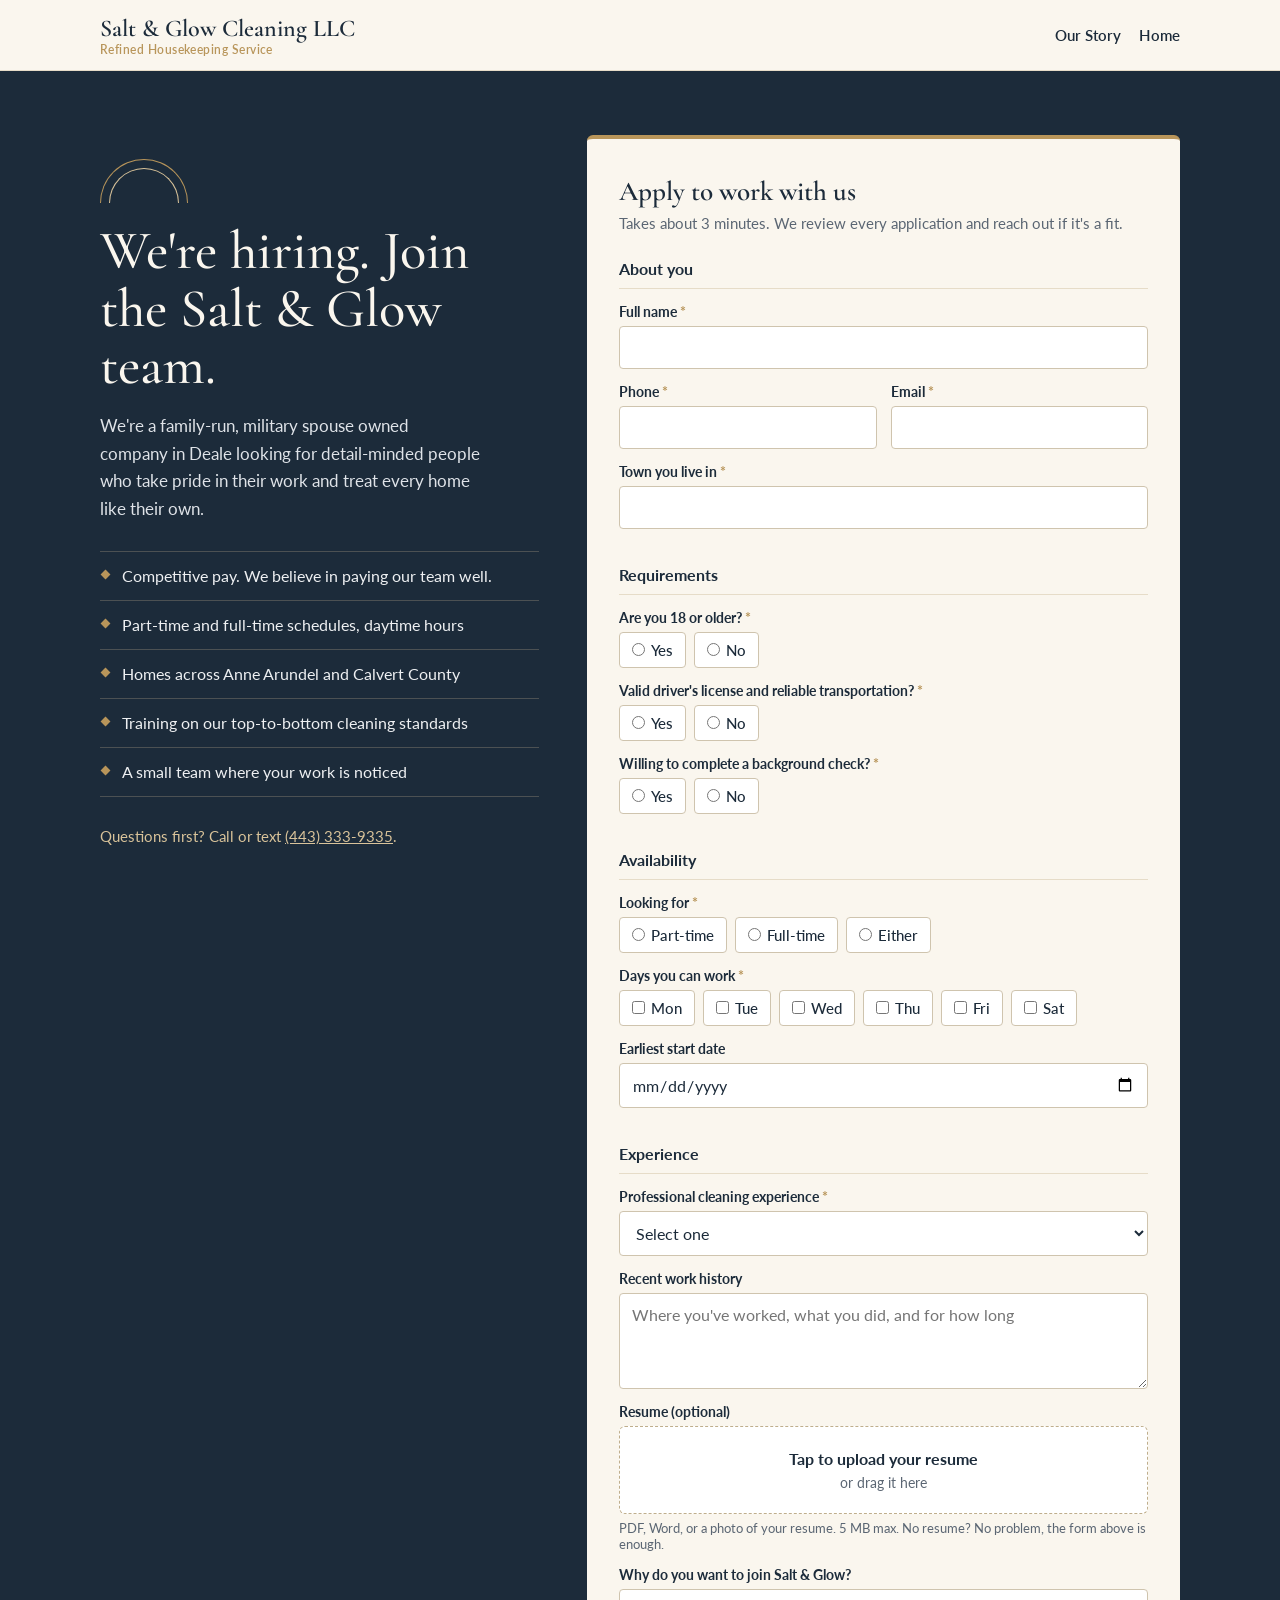
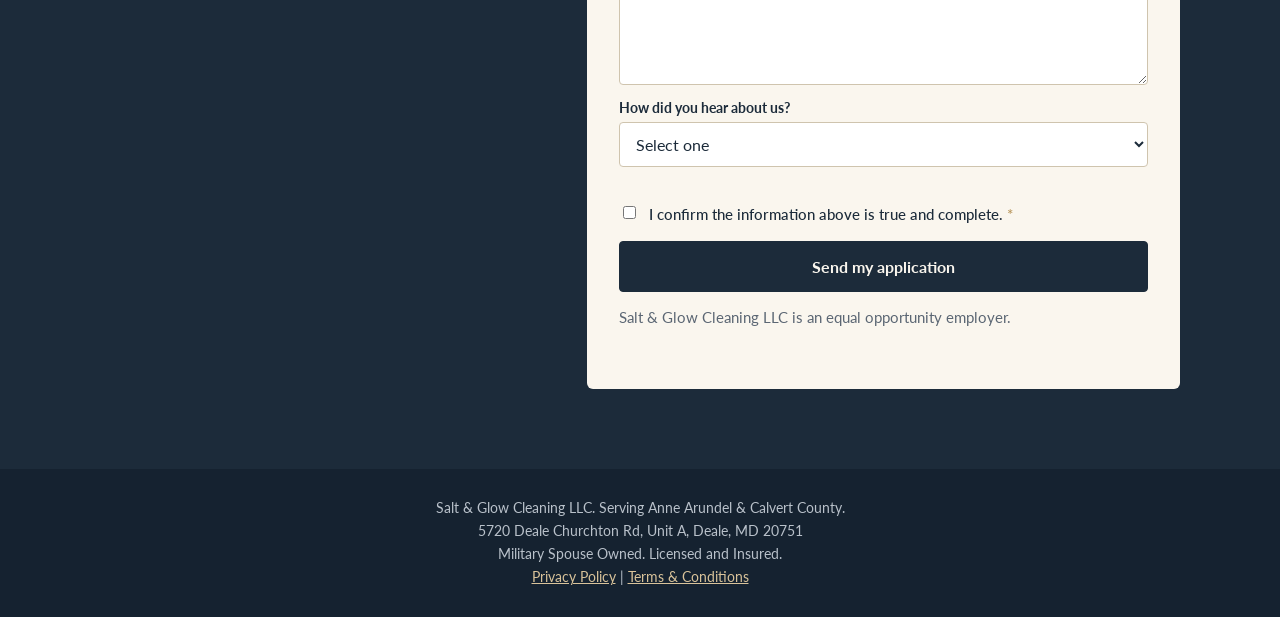
<file: careers.html>
<!DOCTYPE html>
<html lang="en">
<head>
  <meta charset="UTF-8">
  <meta name="viewport" content="width=device-width, initial-scale=1.0, viewport-fit=cover">
  <title>We're Hiring | Salt &amp; Glow Cleaning LLC</title>
  <meta name="description" content="Join the Salt & Glow Cleaning team in Deale, MD. Part-time and full-time cleaning positions across Anne Arundel and Calvert County. Apply online in about 3 minutes.">

  <!-- Social media link preview (Facebook, Instagram, Nextdoor, texts) -->
  <meta property="og:type" content="website">
  <meta property="og:url" content="https://saltandglowcleaning.com/careers.html">
  <meta property="og:title" content="We're Hiring | Salt & Glow Cleaning LLC">
  <meta property="og:description" content="Family-run, military spouse owned cleaning company in Deale, MD. Part-time and full-time positions. Apply online in about 3 minutes.">
  <meta property="og:image" content="https://saltandglowcleaning.com/images/IMG_0061.JPG">
  <meta name="twitter:card" content="summary_large_image">

  <link rel="preconnect" href="https://fonts.googleapis.com">
  <link rel="preconnect" href="https://fonts.gstatic.com" crossorigin>
  <link href="https://fonts.googleapis.com/css2?family=Cormorant+Garamond:wght@500;600&family=Lato:wght@400;600;700&display=swap" rel="stylesheet">

  <style>
    :root {
      --sg-navy: #1c2b3a;
      --sg-navy-2: #26384b;
      --sg-gold: #b8955a;
      --sg-gold-soft: #d9c39a;
      --sg-cream: #faf6ee;
      --sg-ink: #1c2b3a;
      --sg-muted: #5b6673;
      --sg-error: #a3362c;
      --serif: "Cormorant Garamond", Georgia, "Times New Roman", serif;
      --sans: "Lato", "Helvetica Neue", Arial, sans-serif;
    }
    * { box-sizing: border-box; }
    html, body { margin: 0; }
    body { font-family: var(--sans); background: var(--sg-navy); color: var(--sg-cream); }

    .sg-top {
      background: var(--sg-cream);
      border-bottom: 1px solid #e6dcc8;
      padding: calc(14px + env(safe-area-inset-top, 0px)) 20px 14px;
    }
    .sg-top__in { max-width: 1080px; margin: 0 auto; display: flex; justify-content: space-between; align-items: center; gap: 16px; }
    .sg-top__brand { font-family: var(--serif); font-size: 1.5rem; font-weight: 600; color: var(--sg-navy); text-decoration: none; }
    .sg-top__brand small { display: block; font-family: var(--sans); font-size: .72rem; font-weight: 600; color: var(--sg-gold); letter-spacing: .04em; }
    .sg-top__links { display: flex; gap: 18px; align-items: center; }
    .sg-top__links a { color: var(--sg-navy); text-decoration: none; font-weight: 600; font-size: .92rem; }
    .sg-top__links a:hover { text-decoration: underline; }
    @media (max-width: 520px) { .sg-top__links a.sg-hide-sm { display: none; } }

    .sg-hire { padding: 64px 20px 80px; }
    .sg-hire__wrap { max-width: 1080px; margin: 0 auto; display: grid; grid-template-columns: 1fr 1.35fr; gap: 48px; align-items: start; }
    .sg-hire__intro { padding-top: 24px; }
    .sg-hire__arch { width: 88px; height: 44px; border: 1.5px solid var(--sg-gold); border-bottom: none; border-radius: 88px 88px 0 0; margin-bottom: 20px; position: relative; }
    .sg-hire__arch::after { content: ""; position: absolute; left: 8px; right: 8px; top: 8px; bottom: 0; border: 1px solid var(--sg-gold-soft); border-bottom: none; border-radius: 72px 72px 0 0; }
    .sg-hire h1 { font-family: var(--serif); font-size: clamp(2.4rem, 5vw, 3.4rem); font-weight: 500; line-height: 1.06; margin: 0 0 16px; }
    .sg-hire__lede { font-size: 1.05rem; line-height: 1.65; color: #dfe3e8; max-width: 38ch; margin: 0 0 28px; }
    .sg-hire__offer { list-style: none; padding: 0; margin: 0 0 28px; }
    .sg-hire__offer li { padding: 12px 0 12px 22px; border-top: 1px solid rgba(217,195,154,.25); position: relative; line-height: 1.5; color: #eef0f2; }
    .sg-hire__offer li::before { content: ""; position: absolute; left: 2px; top: 19px; width: 7px; height: 7px; background: var(--sg-gold); transform: rotate(45deg); }
    .sg-hire__offer li:last-child { border-bottom: 1px solid rgba(217,195,154,.25); }
    .sg-hire__note { font-size: .92rem; color: var(--sg-gold-soft); line-height: 1.55; margin: 0; }
    .sg-hire__note a { color: var(--sg-gold-soft); }

    .sg-hire__card { background: var(--sg-cream); color: var(--sg-ink); border-radius: 6px; padding: 36px 32px; border-top: 4px solid var(--sg-gold); }
    .sg-hire__card h2 { font-family: var(--serif); font-size: 1.7rem; font-weight: 600; margin: 0 0 4px; }
    .sg-hire__card > form > p, .sg-hire__card > p { margin: 0 0 24px; color: var(--sg-muted); font-size: .95rem; line-height: 1.5; }
    fieldset { border: 0; padding: 0; margin: 0 0 22px; }
    legend { font-weight: 700; font-size: 1rem; color: var(--sg-navy); padding: 0 0 10px; width: 100%; border-bottom: 1px solid #e6dcc8; margin-bottom: 14px; }
    .sg-row { display: grid; grid-template-columns: 1fr 1fr; gap: 14px; }
    .sg-field { display: flex; flex-direction: column; margin-bottom: 14px; }
    .sg-field > label, .sg-q { font-size: .9rem; font-weight: 700; color: var(--sg-navy); margin-bottom: 6px; }
    .sg-req { color: var(--sg-gold); }
    .sg-hint { font-size: .82rem; color: var(--sg-muted); margin-top: 6px; }
    input[type="text"], input[type="email"], input[type="tel"], input[type="date"], select, textarea {
      font: inherit; font-size: 1rem; padding: 11px 12px; border: 1px solid #cfc4ae; border-radius: 4px; background: #fff; color: var(--sg-ink); width: 100%;
    }
    textarea { min-height: 96px; resize: vertical; }
    input:focus, select:focus, textarea:focus { outline: 2px solid var(--sg-gold); outline-offset: 1px; border-color: var(--sg-gold); }
    .sg-choices { display: flex; flex-wrap: wrap; gap: 8px; }
    .sg-choices label { display: inline-flex; align-items: center; gap: 6px; font-weight: 500; font-size: .95rem; padding: 8px 12px; border: 1px solid #cfc4ae; border-radius: 4px; background: #fff; cursor: pointer; }
    .sg-choices input { accent-color: var(--sg-navy); margin: 0; }
    .sg-choices label:has(input:checked) { border-color: var(--sg-navy); background: #eef1f4; }
    .sg-choices label:has(input:focus-visible) { outline: 2px solid var(--sg-gold); }

    /* Resume upload */
    .sg-drop { position: relative; border: 1.5px dashed #bfae8c; border-radius: 6px; background: #fff; padding: 22px 16px; text-align: center; cursor: pointer; transition: border-color .15s, background .15s; }
    .sg-drop:hover, .sg-drop.is-over { border-color: var(--sg-navy); background: #f3f5f7; }
    .sg-drop input[type="file"] { position: absolute; inset: 0; width: 100%; height: 100%; opacity: 0; cursor: pointer; }
    .sg-drop:focus-within { outline: 2px solid var(--sg-gold); outline-offset: 2px; }
    .sg-drop__title { font-weight: 700; color: var(--sg-navy); display: block; margin-bottom: 4px; }
    .sg-drop__sub { font-size: .85rem; color: var(--sg-muted); }
    .sg-file { display: none; align-items: center; justify-content: space-between; gap: 10px; margin-top: 10px; padding: 10px 12px; background: #eef1f4; border-radius: 4px; font-size: .92rem; }
    .sg-file.is-on { display: flex; }
    .sg-file span { overflow: hidden; text-overflow: ellipsis; white-space: nowrap; }
    .sg-file button { font: inherit; font-size: .85rem; font-weight: 700; background: none; border: 0; color: var(--sg-error); cursor: pointer; padding: 4px; }

    .sg-certify { display: flex; gap: 10px; align-items: flex-start; font-weight: 500; line-height: 1.45; font-size: .95rem; color: var(--sg-ink); }
    .sg-certify input { margin-top: 3px; accent-color: var(--sg-navy); }
    .sg-submit { font: inherit; font-weight: 700; font-size: 1rem; width: 100%; padding: 15px 20px; margin-top: 16px; background: var(--sg-navy); color: var(--sg-cream); border: 1px solid var(--sg-navy); border-radius: 4px; cursor: pointer; }
    .sg-submit:hover { background: var(--sg-navy-2); }
    .sg-submit:focus-visible { outline: 2px solid var(--sg-gold); outline-offset: 2px; }
    .sg-submit[disabled] { opacity: .6; cursor: wait; }
    .sg-msg { margin-top: 14px; font-size: .95rem; line-height: 1.5; color: var(--sg-error); }
    .sg-hp { position: absolute !important; left: -9999px !important; }
    .sg-eeo { font-size: .8rem; color: var(--sg-muted); margin: 16px 0 0; line-height: 1.5; }

    .sg-done { text-align: center; padding: 40px 8px; }
    .sg-done h2 { margin-bottom: 10px; }
    .sg-done p { color: var(--sg-muted); line-height: 1.6; margin: 0 auto 20px; max-width: 42ch; }
    .sg-done a { color: var(--sg-navy); font-weight: 700; }

    .sg-foot { background: #152230; color: #b9c1ca; text-align: center; font-size: .85rem; line-height: 1.7; padding: 28px 20px calc(28px + env(safe-area-inset-bottom, 0px)); }
    .sg-foot a { color: var(--sg-gold-soft); }

    @media (max-width: 860px) { .sg-hire__wrap { grid-template-columns: 1fr; gap: 32px; } .sg-hire__intro { padding-top: 0; } }
    @media (max-width: 520px) { .sg-hire { padding: 44px 14px 64px; } .sg-hire__card { padding: 28px 18px; } .sg-row { grid-template-columns: 1fr; gap: 0; } }
    @media (prefers-reduced-motion: reduce) { * { transition: none !important; } }
  </style>
</head>
<body>

  <header class="sg-top">
    <div class="sg-top__in">
      <a class="sg-top__brand" href="https://saltandglowcleaning.com/">
        Salt &amp; Glow Cleaning LLC
        <small>Refined Housekeeping Service</small>
      </a>
      <nav class="sg-top__links">
        <a class="sg-hide-sm" href="https://saltandglowcleaning.com/#about-us">Our Story</a>
        <a href="https://saltandglowcleaning.com/">Home</a>
      </nav>
    </div>
  </header>

  <main class="sg-hire">
    <div class="sg-hire__wrap">

      <div class="sg-hire__intro">
        <div class="sg-hire__arch" aria-hidden="true"></div>
        <h1>We're hiring. Join the Salt &amp; Glow team.</h1>
        <p class="sg-hire__lede">
          We're a family-run, military spouse owned company in Deale looking for detail-minded
          people who take pride in their work and treat every home like their own.
        </p>
        <ul class="sg-hire__offer">
          <li>Competitive pay. We believe in paying our team well.</li>
          <li>Part-time and full-time schedules, daytime hours</li>
          <li>Homes across Anne Arundel and Calvert County</li>
          <li>Training on our top-to-bottom cleaning standards</li>
          <li>A small team where your work is noticed</li>
        </ul>
        <p class="sg-hire__note">Questions first? Call or text <a href="tel:443-333-9335">(443) 333-9335</a>.</p>
      </div>

      <div class="sg-hire__card" id="sg-card">
        <form id="sg-form"
              action="https://formsubmit.co/saltandglow.clean@gmail.com"
              method="POST"
              enctype="multipart/form-data"
              novalidate>

          <h2>Apply to work with us</h2>
          <p>Takes about 3 minutes. We review every application and reach out if it's a fit.</p>

          <!-- FormSubmit settings -->
          <input type="hidden" name="_subject" id="sg-subject" value="New job application">
          <input type="hidden" name="_template" value="table">
          <input type="hidden" name="_captcha" value="false">
          <input type="hidden" name="_next" value="https://saltandglowcleaning.com/careers.html?sent=1">
          <input type="hidden" name="Days available" id="sg-days-out">
          <input type="text" name="_honey" class="sg-hp" tabindex="-1" autocomplete="off" aria-hidden="true">

          <fieldset>
            <legend>About you</legend>
            <div class="sg-field">
              <label for="sg-name">Full name <span class="sg-req">*</span></label>
              <input id="sg-name" name="Full name" type="text" autocomplete="name" required>
            </div>
            <div class="sg-row">
              <div class="sg-field">
                <label for="sg-phone">Phone <span class="sg-req">*</span></label>
                <input id="sg-phone" name="Phone" type="tel" autocomplete="tel" required>
              </div>
              <div class="sg-field">
                <label for="sg-email">Email <span class="sg-req">*</span></label>
                <input id="sg-email" name="email" type="email" autocomplete="email" required>
              </div>
            </div>
            <div class="sg-field">
              <label for="sg-town">Town you live in <span class="sg-req">*</span></label>
              <input id="sg-town" name="Town" type="text" autocomplete="address-level2" required>
            </div>
          </fieldset>

          <fieldset>
            <legend>Requirements</legend>
            <div class="sg-field">
              <span class="sg-q" id="q-age">Are you 18 or older? <span class="sg-req">*</span></span>
              <div class="sg-choices" role="radiogroup" aria-labelledby="q-age">
                <label><input type="radio" name="18 or older" value="Yes" required> Yes</label>
                <label><input type="radio" name="18 or older" value="No"> No</label>
              </div>
            </div>
            <div class="sg-field">
              <span class="sg-q" id="q-drive">Valid driver's license and reliable transportation? <span class="sg-req">*</span></span>
              <div class="sg-choices" role="radiogroup" aria-labelledby="q-drive">
                <label><input type="radio" name="License and transportation" value="Yes" required> Yes</label>
                <label><input type="radio" name="License and transportation" value="No"> No</label>
              </div>
            </div>
            <div class="sg-field">
              <span class="sg-q" id="q-bg">Willing to complete a background check? <span class="sg-req">*</span></span>
              <div class="sg-choices" role="radiogroup" aria-labelledby="q-bg">
                <label><input type="radio" name="Background check OK" value="Yes" required> Yes</label>
                <label><input type="radio" name="Background check OK" value="No"> No</label>
              </div>
            </div>
          </fieldset>

          <fieldset>
            <legend>Availability</legend>
            <div class="sg-field">
              <span class="sg-q" id="q-type">Looking for <span class="sg-req">*</span></span>
              <div class="sg-choices" role="radiogroup" aria-labelledby="q-type">
                <label><input type="radio" name="Looking for" value="Part-time" required> Part-time</label>
                <label><input type="radio" name="Looking for" value="Full-time"> Full-time</label>
                <label><input type="radio" name="Looking for" value="Either"> Either</label>
              </div>
            </div>
            <div class="sg-field">
              <span class="sg-q" id="q-days">Days you can work <span class="sg-req">*</span></span>
              <div class="sg-choices" role="group" aria-labelledby="q-days" id="sg-days">
                <label><input type="checkbox" value="Mon"> Mon</label>
                <label><input type="checkbox" value="Tue"> Tue</label>
                <label><input type="checkbox" value="Wed"> Wed</label>
                <label><input type="checkbox" value="Thu"> Thu</label>
                <label><input type="checkbox" value="Fri"> Fri</label>
                <label><input type="checkbox" value="Sat"> Sat</label>
              </div>
            </div>
            <div class="sg-field">
              <label for="sg-start">Earliest start date</label>
              <input id="sg-start" name="Earliest start date" type="date">
            </div>
          </fieldset>

          <fieldset>
            <legend>Experience</legend>
            <div class="sg-field">
              <label for="sg-exp">Professional cleaning experience <span class="sg-req">*</span></label>
              <select id="sg-exp" name="Cleaning experience" required>
                <option value="">Select one</option>
                <option>None, but eager to learn</option>
                <option>Less than 1 year</option>
                <option>1 to 3 years</option>
                <option>3+ years</option>
              </select>
            </div>
            <div class="sg-field">
              <label for="sg-work">Recent work history</label>
              <textarea id="sg-work" name="Recent work history" placeholder="Where you've worked, what you did, and for how long"></textarea>
            </div>
            <div class="sg-field">
              <span class="sg-q" id="q-resume">Resume (optional)</span>
              <div class="sg-drop" id="sg-drop">
                <input type="file" id="sg-resume" name="attachment"
                       accept=".pdf,.doc,.docx,.jpg,.jpeg,.png,.heic"
                       aria-labelledby="q-resume" aria-describedby="sg-resume-hint">
                <span class="sg-drop__title">Tap to upload your resume</span>
                <span class="sg-drop__sub">or drag it here</span>
              </div>
              <div class="sg-file" id="sg-file" aria-live="polite">
                <span id="sg-file-name"></span>
                <button type="button" id="sg-file-clear">Remove</button>
              </div>
              <span class="sg-hint" id="sg-resume-hint">PDF, Word, or a photo of your resume. 5 MB max. No resume? No problem, the form above is enough.</span>
            </div>
            <div class="sg-field">
              <label for="sg-why">Why do you want to join Salt &amp; Glow?</label>
              <textarea id="sg-why" name="Why Salt and Glow"></textarea>
            </div>
            <div class="sg-field">
              <label for="sg-ref">How did you hear about us?</label>
              <select id="sg-ref" name="Heard about us">
                <option value="">Select one</option>
                <option>Facebook</option>
                <option>Instagram</option>
                <option>Nextdoor</option>
                <option>Google</option>
                <option>Indeed</option>
                <option>Friend or family</option>
                <option>Other</option>
              </select>
            </div>
          </fieldset>

          <label class="sg-certify">
            <input type="checkbox" id="sg-certify">
            <span>I confirm the information above is true and complete. <span class="sg-req">*</span></span>
          </label>

          <button type="submit" class="sg-submit" id="sg-submit">Send my application</button>
          <div class="sg-msg" id="sg-msg" role="alert" aria-live="polite"></div>

          <p class="sg-eeo">Salt &amp; Glow Cleaning LLC is an equal opportunity employer.</p>
        </form>
      </div>

    </div>
  </main>

  <footer class="sg-foot">
    Salt &amp; Glow Cleaning LLC. Serving Anne Arundel &amp; Calvert County.<br>
    5720 Deale Churchton Rd, Unit A, Deale, MD 20751<br>
    Military Spouse Owned. Licensed and Insured.<br>
    <a href="https://saltandglowcleaning.com/privacy-policy.html">Privacy Policy</a> |
    <a href="https://saltandglowcleaning.com/terms-and-conditions.html">Terms &amp; Conditions</a>
  </footer>

  <script>
  (function () {
    var card = document.getElementById("sg-card");

    // Thank-you view after FormSubmit redirects back here
    if (/[?&]sent=1/.test(location.search)) {
      card.innerHTML =
        '<div class="sg-done"><h2>Application sent</h2>' +
        '<p>Thank you for applying to Salt &amp; Glow. We review every application and will contact you by phone or email if it\'s a fit.</p>' +
        '<a href="https://saltandglowcleaning.com/">Back to Salt &amp; Glow</a></div>';
      return;
    }

    var form = document.getElementById("sg-form");
    var msg = document.getElementById("sg-msg");
    var btn = document.getElementById("sg-submit");
    var file = document.getElementById("sg-resume");
    var drop = document.getElementById("sg-drop");
    var fileRow = document.getElementById("sg-file");
    var fileName = document.getElementById("sg-file-name");
    var MAX = 5 * 1024 * 1024;

    function fail(text, el) { msg.textContent = text; if (el) el.focus(); }

    function showFile() {
      var f = file.files && file.files[0];
      if (!f) { fileRow.classList.remove("is-on"); return; }
      if (f.size > MAX) {
        file.value = "";
        fileRow.classList.remove("is-on");
        fail("That file is over 5 MB. Try a PDF, or take a smaller photo of your resume.");
        return;
      }
      msg.textContent = "";
      fileName.textContent = f.name;
      fileRow.classList.add("is-on");
    }
    file.addEventListener("change", showFile);
    document.getElementById("sg-file-clear").addEventListener("click", function () {
      file.value = ""; showFile(); file.focus();
    });
    ["dragenter", "dragover"].forEach(function (t) {
      drop.addEventListener(t, function () { drop.classList.add("is-over"); });
    });
    ["dragleave", "drop"].forEach(function (t) {
      drop.addEventListener(t, function () { drop.classList.remove("is-over"); });
    });

    form.addEventListener("submit", function (e) {
      msg.textContent = "";
      var invalid = form.querySelector(":invalid");
      if (invalid) {
        e.preventDefault();
        var box = invalid.closest(".sg-field");
        var lbl = box ? box.querySelector("label, .sg-q") : null;
        var name = lbl ? lbl.textContent.replace("*", "").trim() : "all required fields";
        fail("Please complete: " + name + ".", invalid);
        return;
      }
      var days = Array.prototype.map.call(
        document.querySelectorAll("#sg-days input:checked"), function (c) { return c.value; }
      );
      if (!days.length) {
        e.preventDefault();
        fail("Please pick at least one day you can work.", document.querySelector("#sg-days input"));
        return;
      }
      if (!document.getElementById("sg-certify").checked) {
        e.preventDefault();
        fail("Please confirm your information is true and complete.", document.getElementById("sg-certify"));
        return;
      }
      document.getElementById("sg-days-out").value = days.join(", ");
      document.getElementById("sg-subject").value =
        "New job application: " + document.getElementById("sg-name").value.trim();
      btn.disabled = true;
      btn.textContent = file.files && file.files[0] ? "Uploading and sending..." : "Sending...";
      // Form now submits normally to FormSubmit, which emails it and redirects back with ?sent=1
    });

    // Re-enable the button if someone comes back with the browser Back button
    window.addEventListener("pageshow", function () {
      btn.disabled = false; btn.textContent = "Send my application";
    });
  })();
  </script>
</body>
</html>
</file>
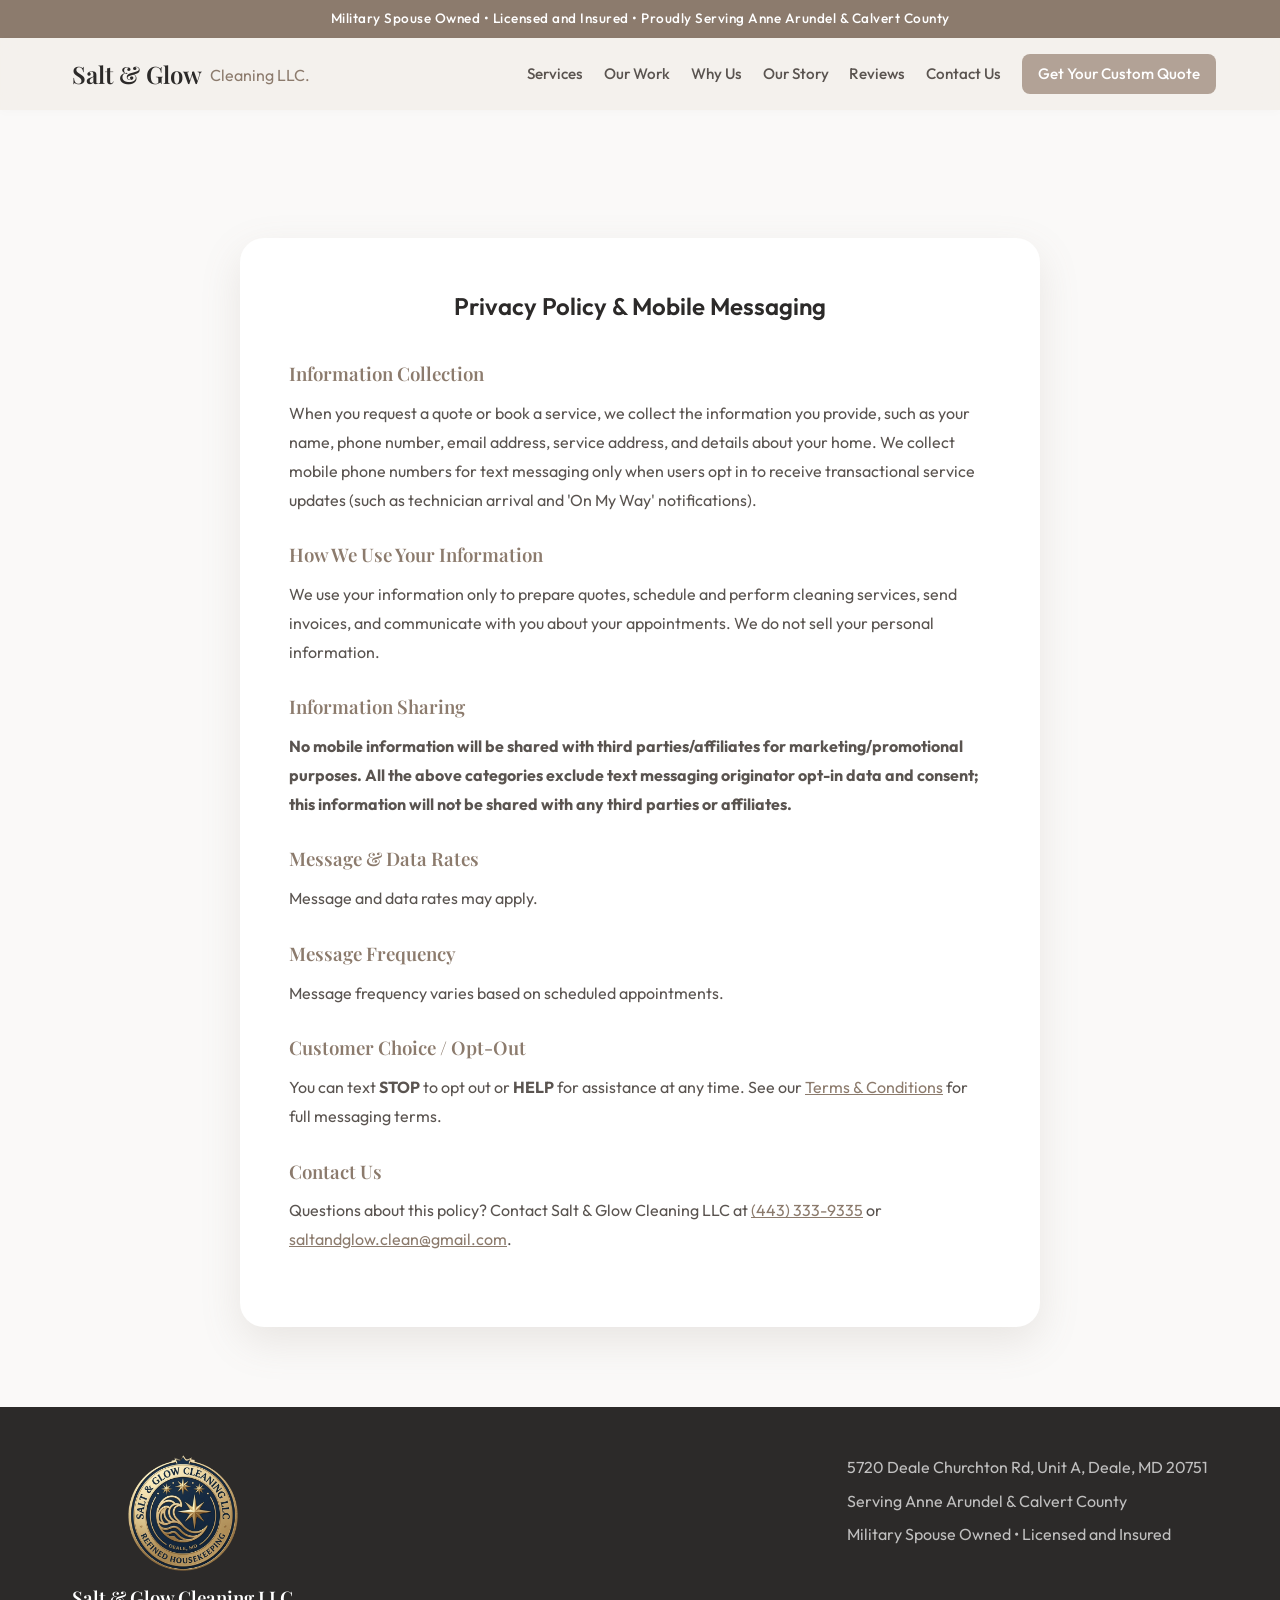
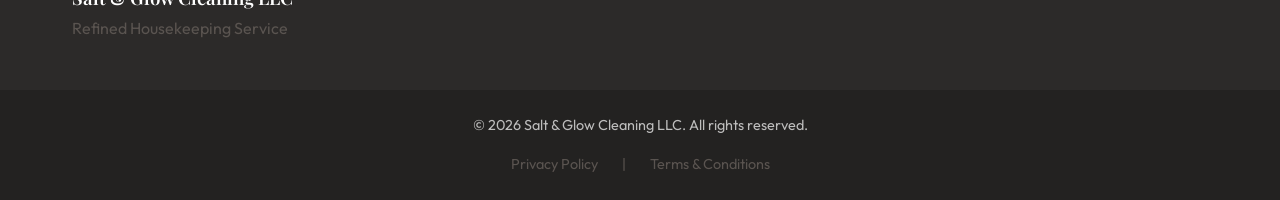
<file: privacy-policy.html>
<!DOCTYPE html>
<html lang="en">

<head>
    <meta charset="UTF-8">
    <meta name="viewport" content="width=device-width, initial-scale=1.0">
    <title>Privacy Policy | Salt & Glow Cleaning LLC</title>
    <meta name="description"
        content="Privacy Policy and Mobile Messaging terms for Salt & Glow Cleaning LLC.">
    <!-- Google Fonts -->
    <link rel="preconnect" href="https://fonts.googleapis.com">
    <link rel="preconnect" href="https://fonts.gstatic.com" crossorigin>
    <link
        href="https://fonts.googleapis.com/css2?family=Outfit:wght@300;400;500;600;700&family=Playfair+Display:ital,wght@0,400;0,600;1,400&display=swap"
        rel="stylesheet">
    <!-- Icons -->
    <link rel="stylesheet" href="https://cdnjs.cloudflare.com/ajax/libs/font-awesome/6.4.0/css/all.min.css">
    <link rel="stylesheet" href="styles.css?v=14">

    <!-- Google tag (gtag.js) -->
    <script async src="https://www.googletagmanager.com/gtag/js?id=AW-17995195801"></script>
    <script>
      window.dataLayer = window.dataLayer || [];
      function gtag(){dataLayer.push(arguments);}
      gtag('js', new Date());

      gtag('config', 'AW-17995195801');
    </script>
</head>

<body>

    <!-- Top Banner -->
    <div class="top-banner">
        <p>Military Spouse Owned • Licensed and Insured • Proudly Serving Anne Arundel & Calvert County</p>
    </div>

    <!-- Navigation -->
    <nav class="navbar">
        <div class="nav-container">
            <a href="index.html" class="logo">
                <span class="logo-icon"><i class="fa-solid fa-sparkles"></i></span>
                Salt & Glow <span>Cleaning LLC.</span>
            </a>
            <div class="nav-links">
                <a href="index.html#services">Services</a>
                <a href="index.html#our-work">Our Work</a>
                <a href="index.html#about">Why Us</a>
                <a href="index.html#about-us">Our Story</a>
                <a href="index.html#reviews">Reviews</a>
                <a href="index.html#contact">Contact Us</a>
                <div class="menu-contact">
                    <a href="tel:+14433339335" class="menu-contact-btn"><i class="fa-solid fa-phone" aria-hidden="true"></i>Call (443) 333-9335</a>
                    <a href="mailto:saltandglow.clean@gmail.com" class="menu-contact-btn"><i class="fa-solid fa-envelope" aria-hidden="true"></i>Email Us</a>
                </div>
                <a href="https://saltandglow.app/quote" target="_blank" rel="noopener noreferrer" class="nav-btn">Get Your Custom Quote</a>
            </div>
            <!-- Mobile Menu Toggle -->
            <button class="mobile-menu-btn" aria-label="Open menu" aria-expanded="false">
            <i class="fa-solid fa-bars" aria-hidden="true"></i><span class="menu-label">Menu</span>
        </button>
        </div>
    </nav>

    <!-- Page Content -->
    <section class="py-section bg-light" style="padding-top: 8rem; min-height: 80vh;">
        <div class="container">
            <div class="glass-panel" style="padding: 3rem; max-width: 800px; margin-inline: auto;">
                <h1 style="text-align: center; margin-bottom: 2rem; font-family: var(--ff-primary);">Privacy Policy & Mobile Messaging</h1>
                
                <div style="line-height: 1.8; color: var(--clr-text-dark);">
                    <h3 style="margin-bottom: 0.5rem; color: var(--clr-taupe-dark);">Information Collection</h3>
                    <p style="margin-bottom: 1.5rem;">When you request a quote or book a service, we collect the information you provide, such as your name, phone number, email address, service address, and details about your home. We collect mobile phone numbers for text messaging only when users opt in to receive transactional service updates (such as technician arrival and 'On My Way' notifications).</p>

                    <h3 style="margin-bottom: 0.5rem; color: var(--clr-taupe-dark);">How We Use Your Information</h3>
                    <p style="margin-bottom: 1.5rem;">We use your information only to prepare quotes, schedule and perform cleaning services, send invoices, and communicate with you about your appointments. We do not sell your personal information.</p>
                    
                    <h3 style="margin-bottom: 0.5rem; color: var(--clr-taupe-dark);">Information Sharing</h3>
                    <p style="margin-bottom: 1.5rem;"><strong>No mobile information will be shared with third parties/affiliates for marketing/promotional purposes. All the above categories exclude text messaging originator opt-in data and consent; this information will not be shared with any third parties or affiliates.</strong></p>
                    
                    <h3 style="margin-bottom: 0.5rem; color: var(--clr-taupe-dark);">Message & Data Rates</h3>
                    <p style="margin-bottom: 1.5rem;">Message and data rates may apply.</p>
                    
                    <h3 style="margin-bottom: 0.5rem; color: var(--clr-taupe-dark);">Message Frequency</h3>
                    <p style="margin-bottom: 1.5rem;">Message frequency varies based on scheduled appointments.</p>
                    
                    <h3 style="margin-bottom: 0.5rem; color: var(--clr-taupe-dark);">Customer Choice / Opt-Out</h3>
                    <p style="margin-bottom: 1.5rem;">You can text <strong>STOP</strong> to opt out or <strong>HELP</strong> for assistance at any time. See our <a href="terms-and-conditions.html" style="color: var(--clr-taupe-dark); text-decoration: underline;">Terms & Conditions</a> for full messaging terms.</p>

                    <h3 style="margin-bottom: 0.5rem; color: var(--clr-taupe-dark);">Contact Us</h3>
                    <p style="margin-bottom: 1.5rem;">Questions about this policy? Contact Salt & Glow Cleaning LLC at <a href="tel:443-333-9335" style="color: var(--clr-taupe-dark); text-decoration: underline;">(443) 333-9335</a> or <a href="mailto:saltandglow.clean@gmail.com" style="color: var(--clr-taupe-dark); text-decoration: underline;">saltandglow.clean@gmail.com</a>.</p>
                </div>
            </div>
        </div>
    </section>

    <!-- Footer -->
    <footer>
        <div class="container footer-content">
            <div class="footer-brand">
                <img src="images/sg-seal.png" alt="Salt & Glow Cleaning LLC seal, Deale, MD" class="sg-seal"
                    onerror="this.outerHTML='<span class=&quot;logo-icon&quot;><i class=&quot;fa-solid fa-sparkles&quot;></i></span>'">
                <h3>Salt & Glow Cleaning LLC</h3>
                <p>Refined Housekeeping Service</p>
            </div>
            <div class="footer-links">
                <p>5720 Deale Churchton Rd, Unit A, Deale, MD 20751</p>
                <p>Serving Anne Arundel & Calvert County</p>
                <p>Military Spouse Owned • Licensed and Insured</p>
            </div>
        </div>
        <div class="footer-bottom">
            <p>&copy; <span class="sg-year">2026</span> Salt & Glow Cleaning LLC. All rights reserved.</p>
            <div style="margin-top: 1rem; display: flex; justify-content: center; gap: 1.5rem;">
                <a href="privacy-policy.html" style="color: var(--clr-text-muted); text-decoration: none; font-size: 0.9rem;">Privacy Policy</a>
                <span style="color: var(--clr-text-muted); font-size: 0.9rem;">|</span>
                <a href="terms-and-conditions.html" style="color: var(--clr-text-muted); text-decoration: none; font-size: 0.9rem;">Terms & Conditions</a>
            </div>
        </div>
    </footer>

    <script src="script.js?v=5"></script>
</body>

</html>
</file>
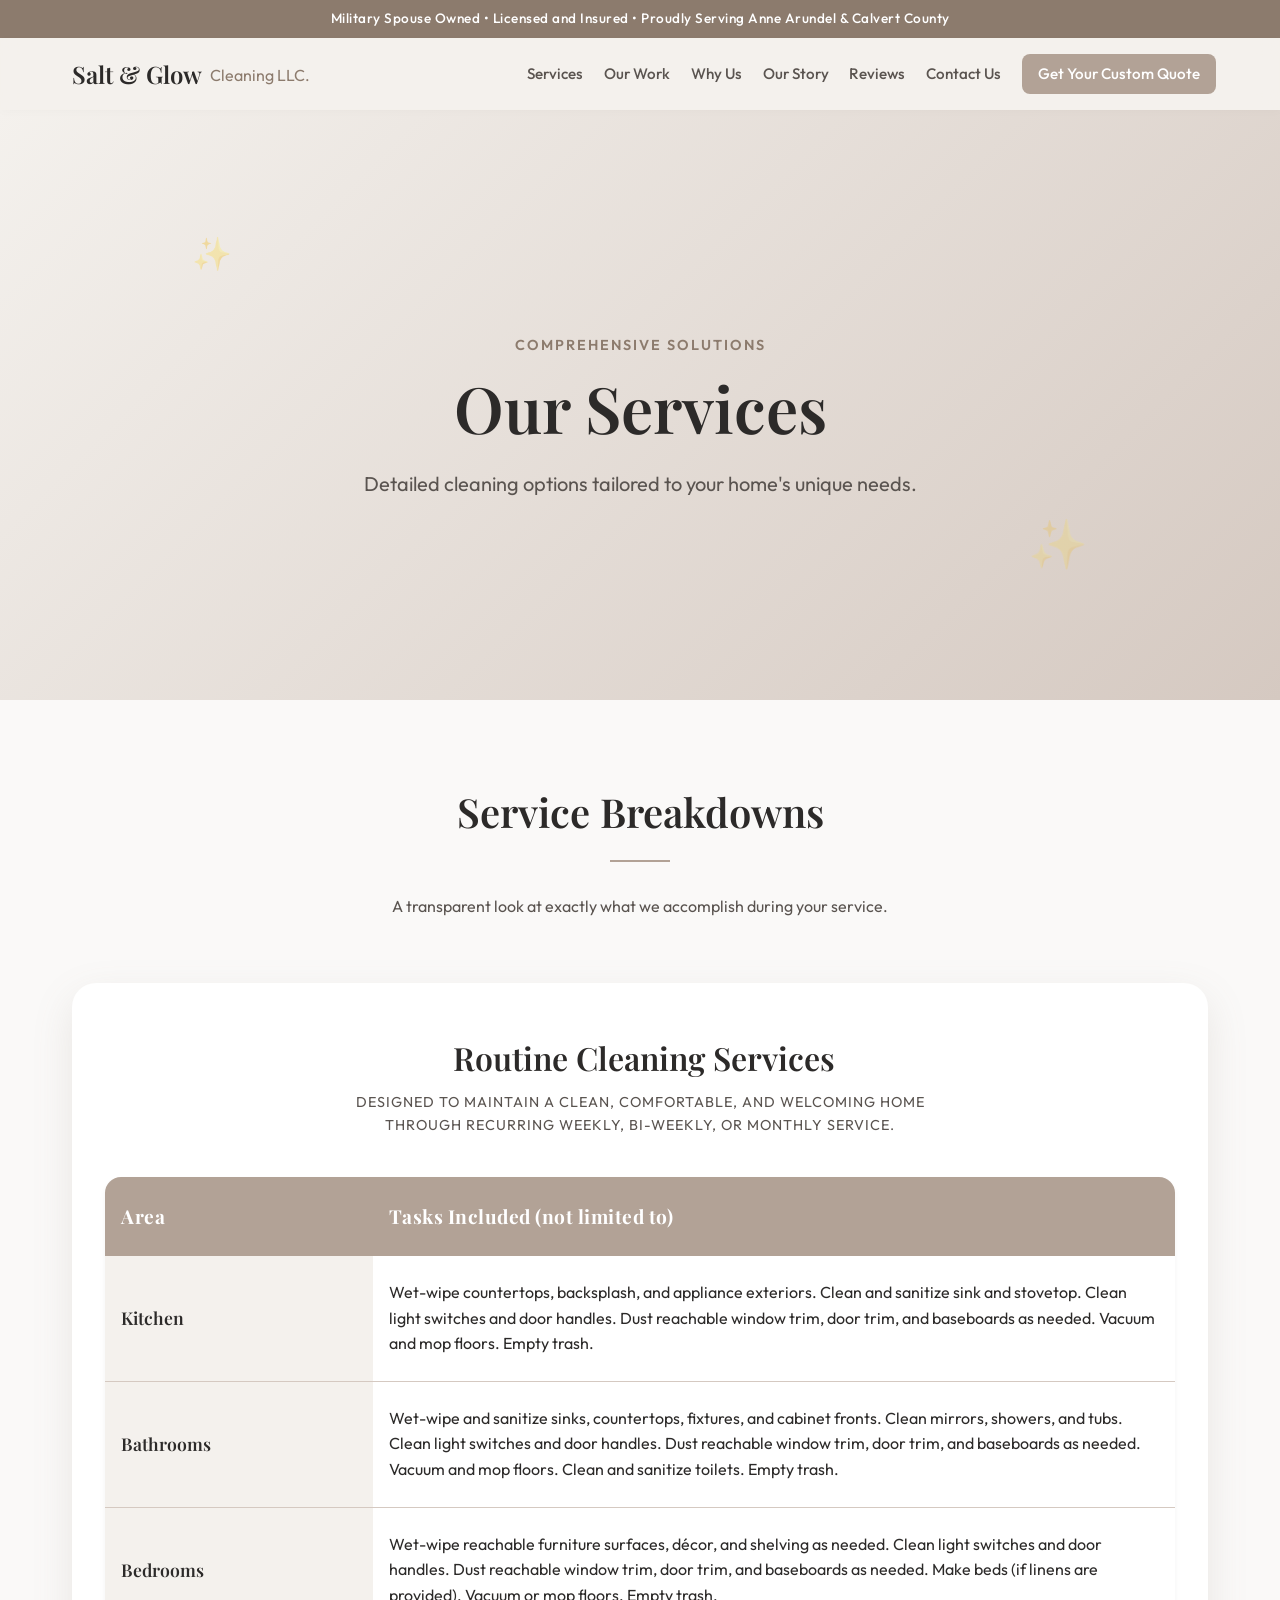
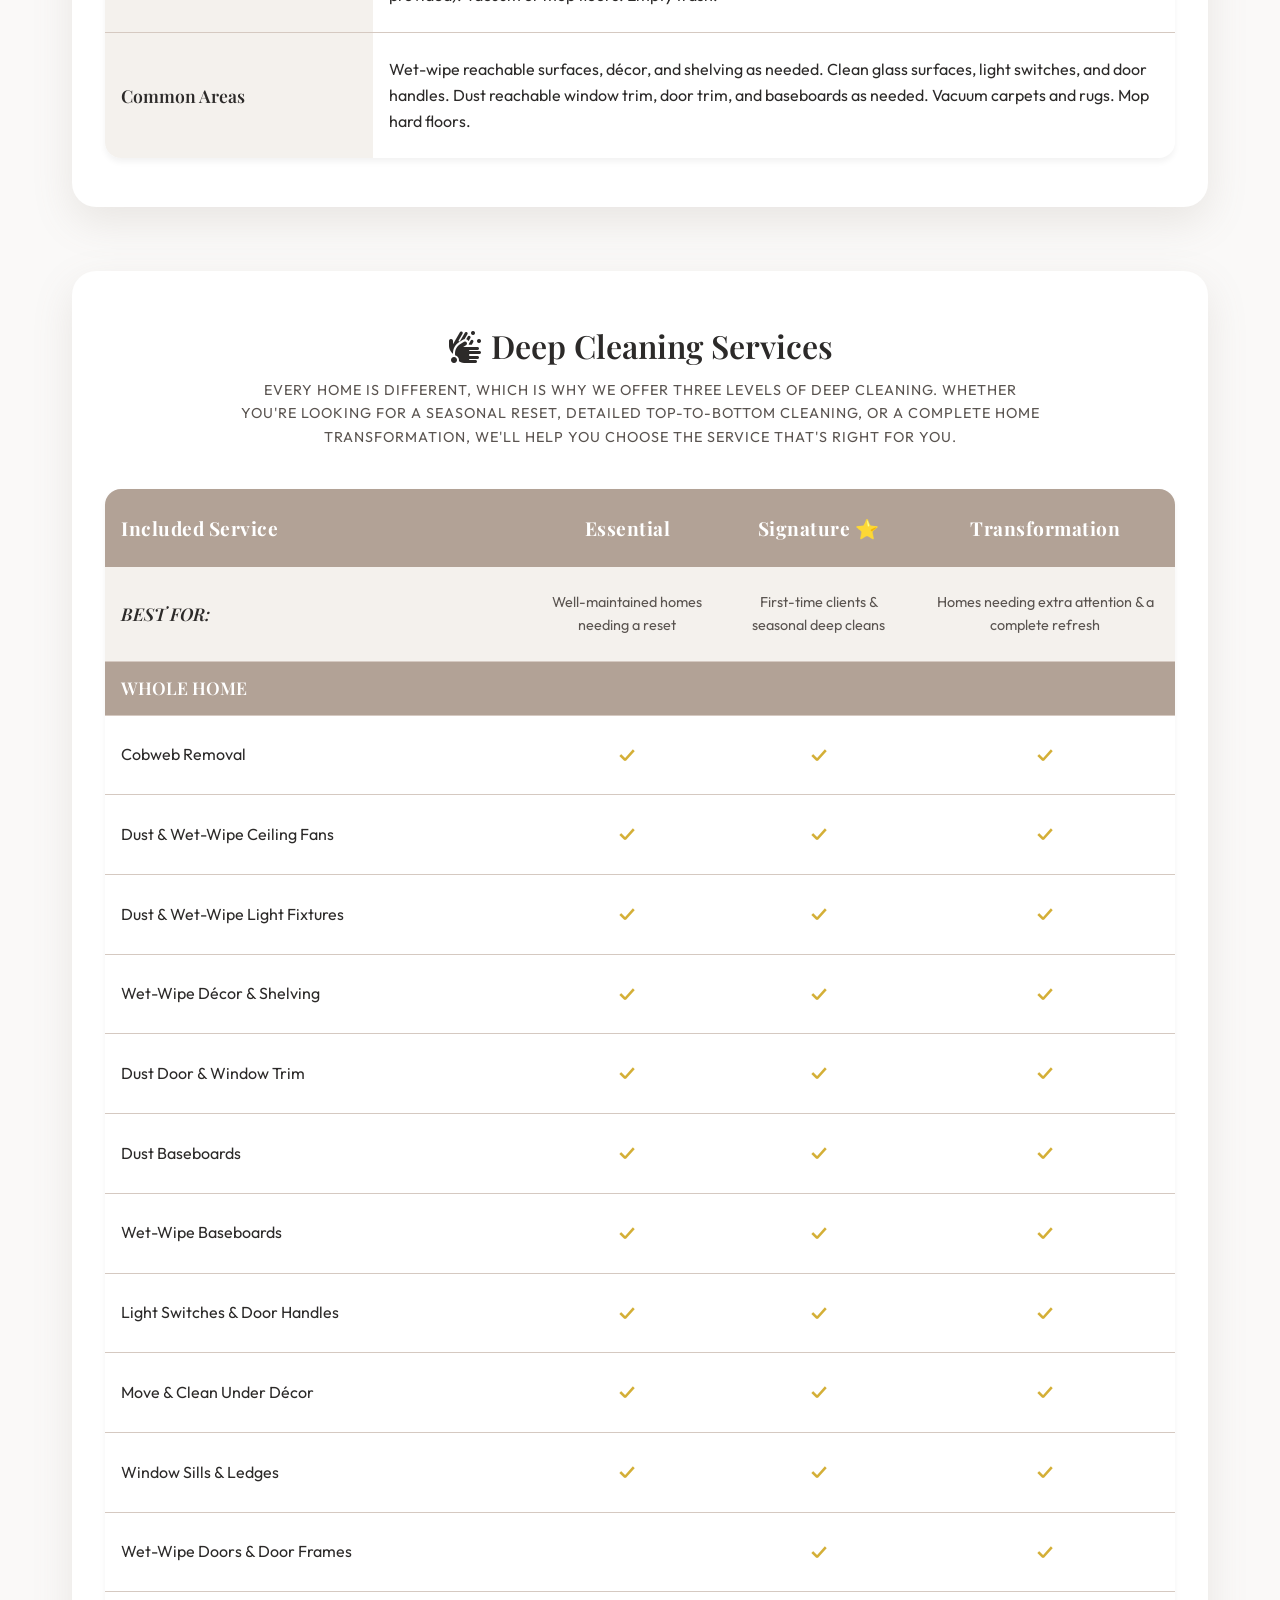
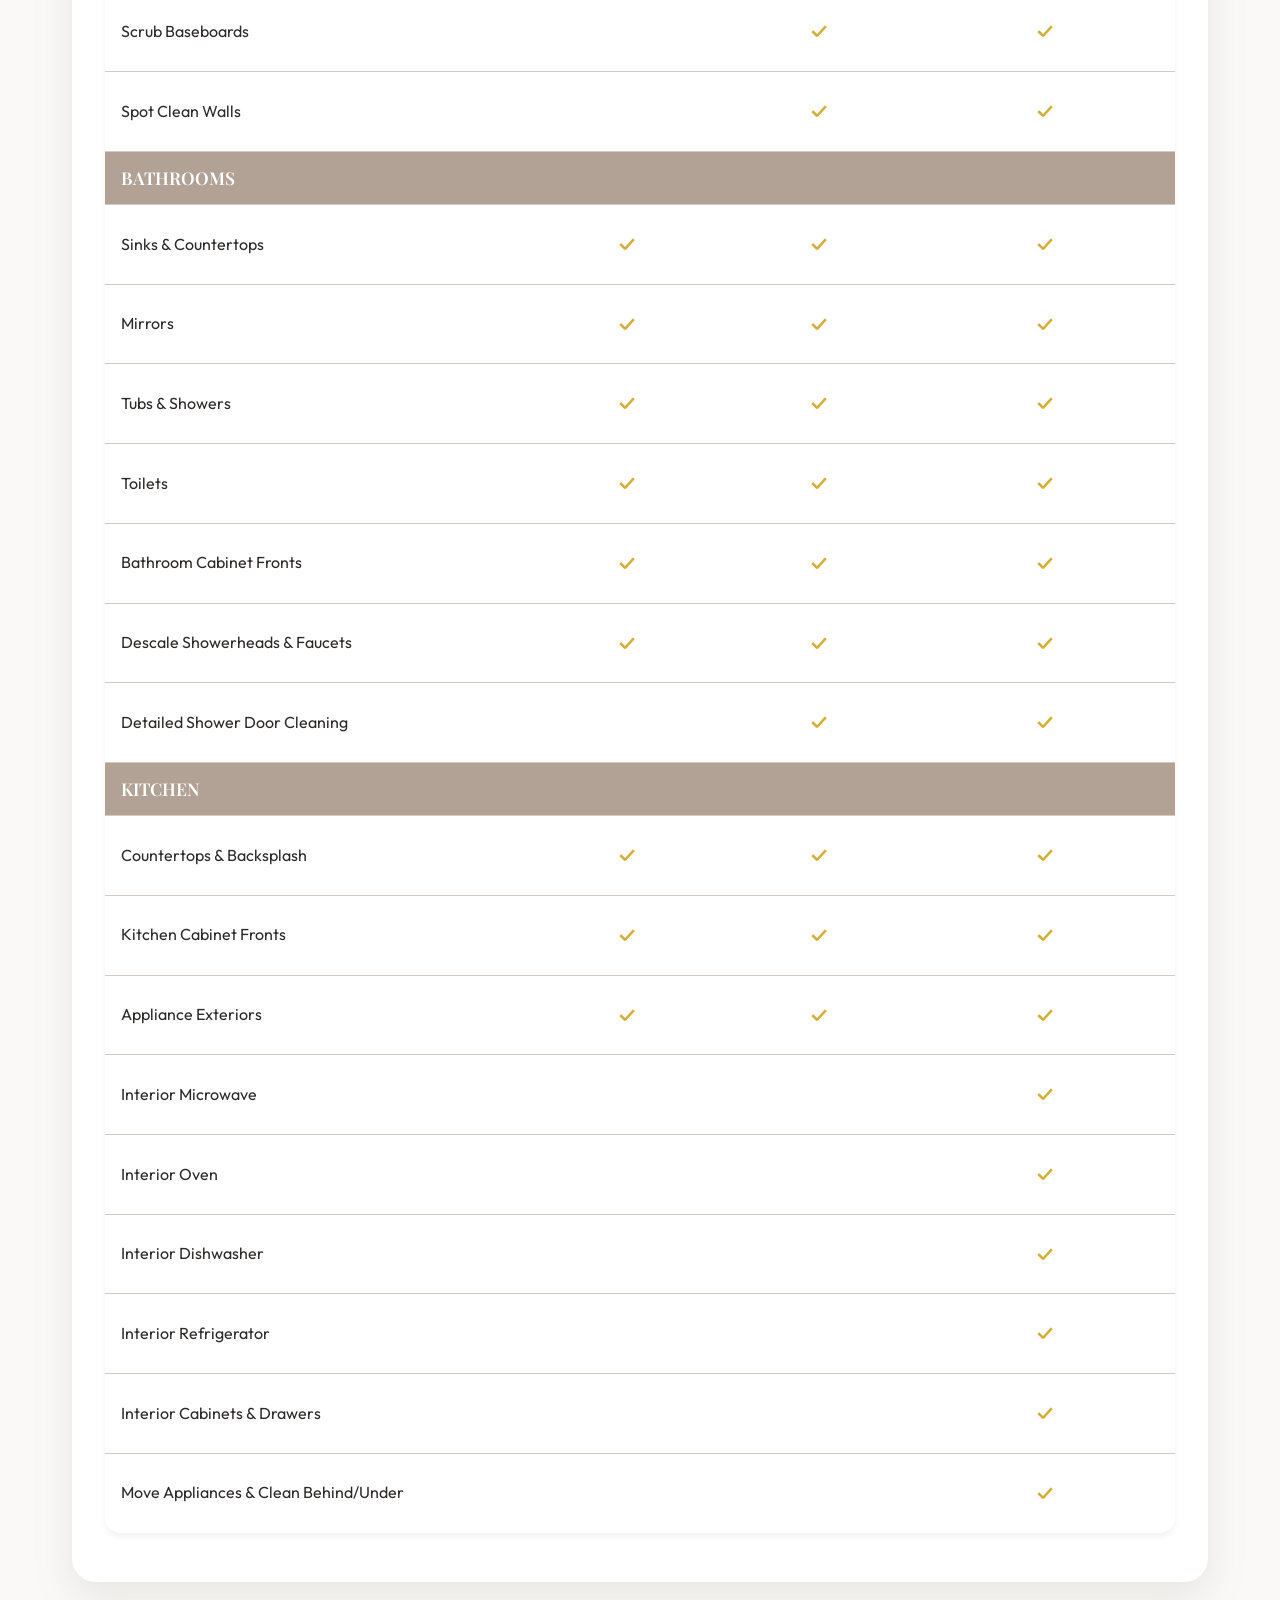
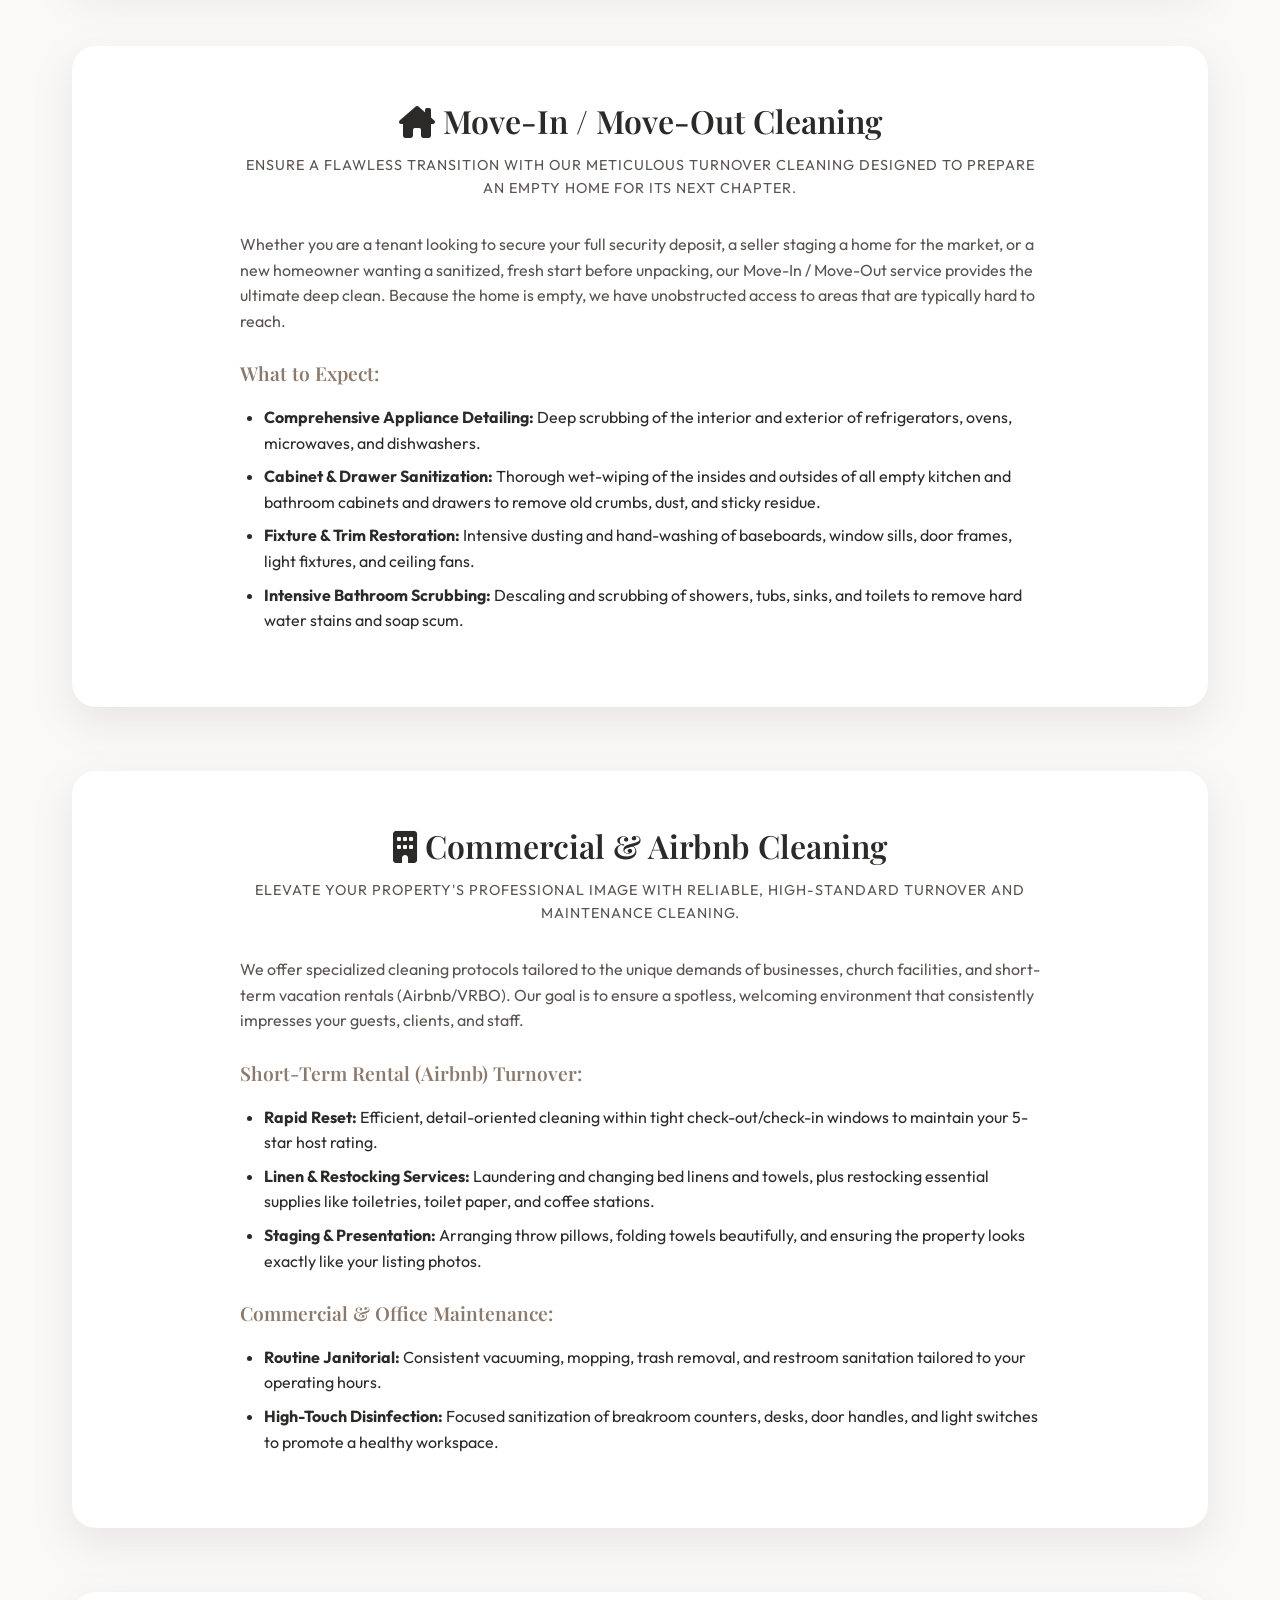
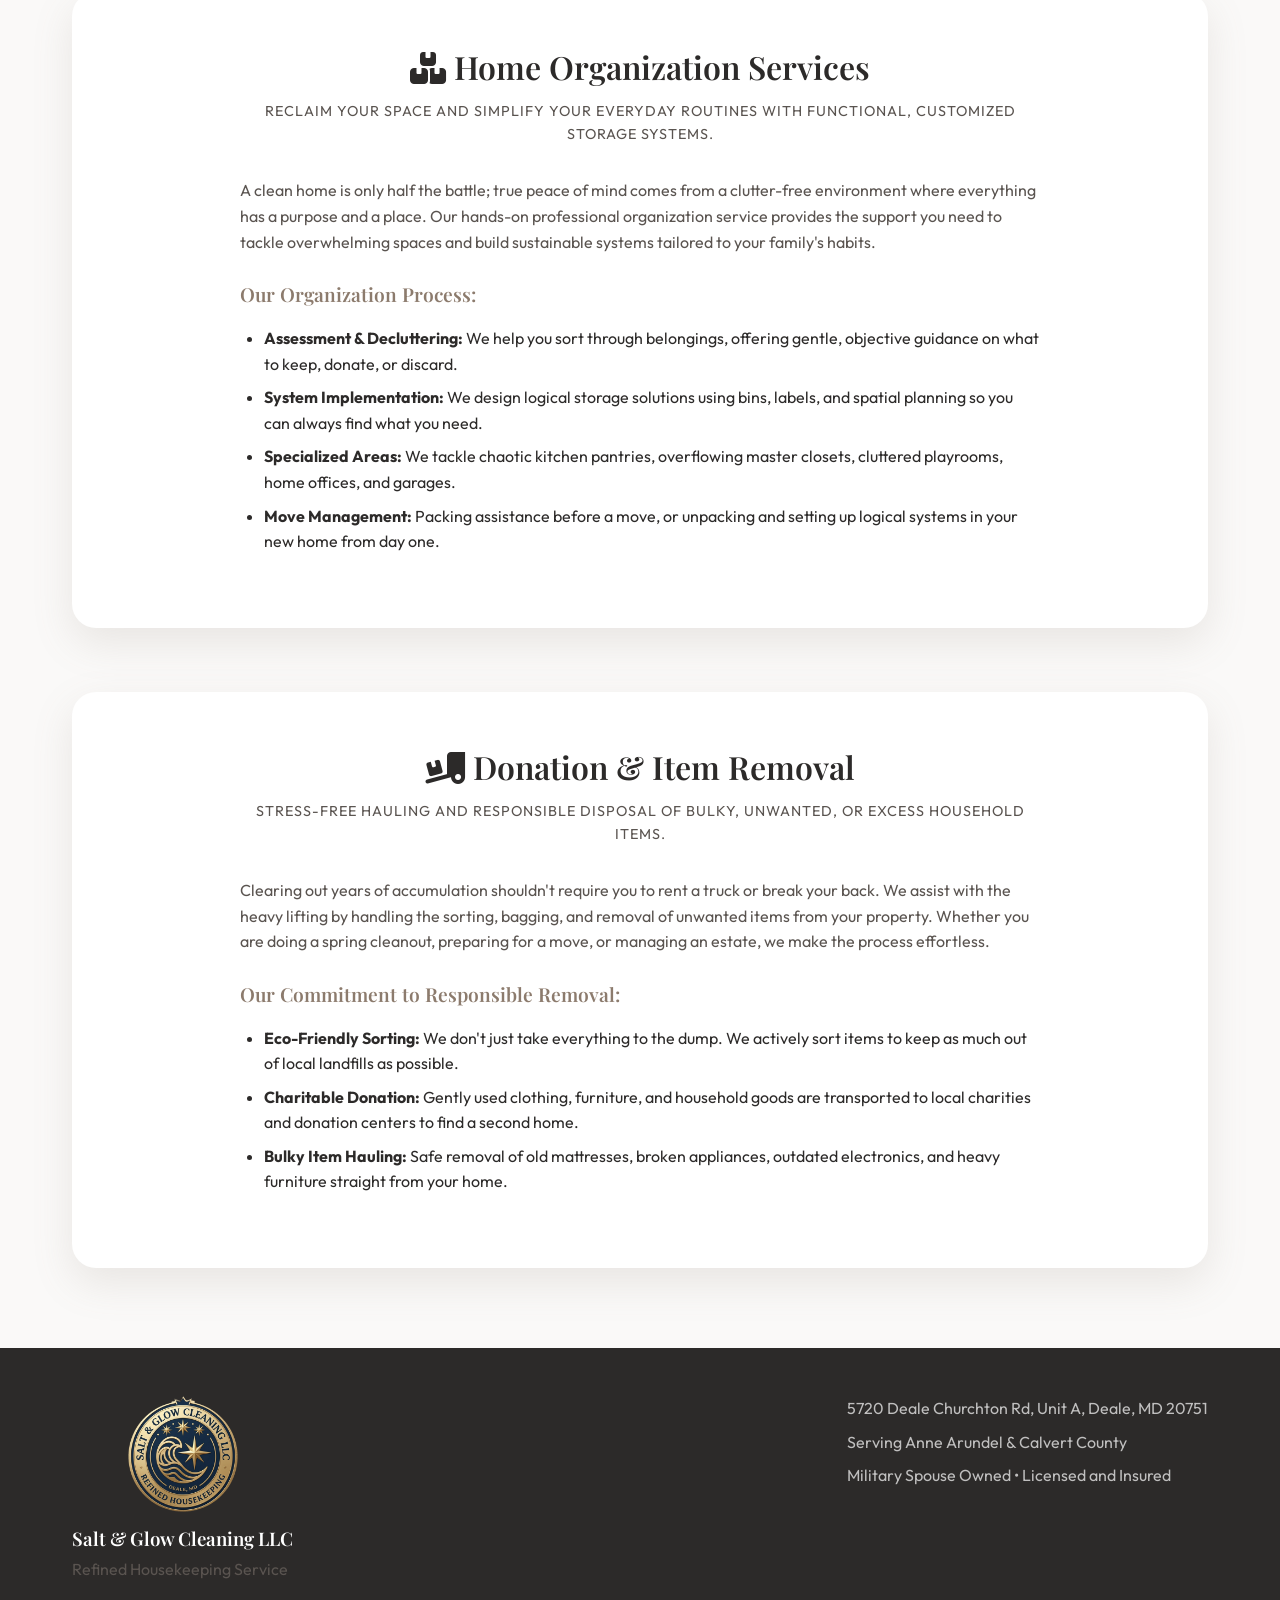
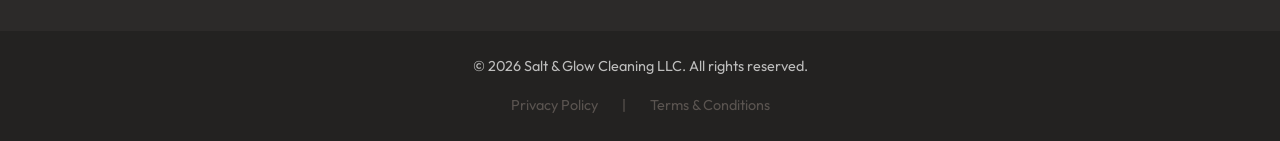
<file: services.html>
<!DOCTYPE html>
<html lang="en">

<head>
    <meta charset="UTF-8">
    <meta name="viewport" content="width=device-width, initial-scale=1.0">
    <title>Salt & Glow Cleaning LLC | Refined Housekeeping Service</title>
    <meta name="description"
        content="Premium, meticulous cleaning services for Anne Arundel & Calvert County. Military Spouse Owned, Licensed and Insured. Routine, deep, Airbnb, and commercial cleaning.">
    <!-- Google Fonts -->
    <link rel="preconnect" href="https://fonts.googleapis.com">
    <link rel="preconnect" href="https://fonts.gstatic.com" crossorigin>
    <link
        href="https://fonts.googleapis.com/css2?family=Outfit:wght@300;400;500;600;700&family=Playfair+Display:ital,wght@0,400;0,600;1,400&display=swap"
        rel="stylesheet">
    <!-- Icons -->
    <link rel="stylesheet" href="https://cdnjs.cloudflare.com/ajax/libs/font-awesome/6.4.0/css/all.min.css">
    <link rel="stylesheet" href="styles.css?v=14">

    <!-- Google tag (gtag.js) -->
    <script async src="https://www.googletagmanager.com/gtag/js?id=AW-17995195801"></script>
    <script>
      window.dataLayer = window.dataLayer || [];
      function gtag(){dataLayer.push(arguments);}
      gtag('js', new Date());

      gtag('config', 'AW-17995195801');
    </script>
</head>

<body>

    <!-- Top Banner -->
    <div class="top-banner">
        <p>Military Spouse Owned • Licensed and Insured • Proudly Serving Anne Arundel & Calvert County</p>
    </div>

    <!-- Navigation -->
    <nav class="navbar">
        <div class="nav-container">
            <a href="index.html" class="logo">
                <span class="logo-icon"><i class="fa-solid fa-sparkles"></i></span>
                Salt & Glow <span>Cleaning LLC.</span>
            </a>
            <div class="nav-links">
                <a href="index.html#services">Services</a>
                <a href="index.html#our-work">Our Work</a>
                <a href="index.html#about">Why Us</a>
                <a href="index.html#about-us">Our Story</a>
                <a href="index.html#reviews">Reviews</a>
                <a href="index.html#contact">Contact Us</a>
                <div class="menu-contact">
                    <a href="tel:+14433339335" class="menu-contact-btn"><i class="fa-solid fa-phone" aria-hidden="true"></i>Call (443) 333-9335</a>
                    <a href="mailto:saltandglow.clean@gmail.com" class="menu-contact-btn"><i class="fa-solid fa-envelope" aria-hidden="true"></i>Email Us</a>
                </div>
                <a href="https://saltandglow.app/quote" target="_blank" rel="noopener noreferrer" class="nav-btn">Get Your Custom Quote</a>
            </div>
            <!-- Mobile Menu Toggle -->
            <button class="mobile-menu-btn" aria-label="Open menu" aria-expanded="false">
            <i class="fa-solid fa-bars" aria-hidden="true"></i><span class="menu-label">Menu</span>
        </button>
        </div>
    </nav>

    <!-- Hero Section -->
    <header class="hero" style="min-height: 40vh; display: flex; align-items: center;">
        <div class="hero-content" style="padding-top: 8rem; padding-bottom: 4rem;">
            <span class="subtitle">Comprehensive Solutions</span>
            <h1>Our Services</h1>
            <p>Detailed cleaning options tailored to your home's unique needs.</p>
        </div>
    </header>


    <!-- Detailed Checklists Section -->
    <section class="checklists-section py-section bg-light">
        <div class="container">
            <div class="section-header">
                <h2>Service Breakdowns</h2>
                <div class="divider"></div>
                <p>A transparent look at exactly what we accomplish during your service.</p>
            </div>

            <!-- Routine Cleaning Table -->
            <div id="routine" class="table-container glass-panel" style="margin-bottom: 4rem;">
                <h3 style="text-align: center; margin-bottom: 0.5rem; font-size: 2rem;"><i class="fa-solid fa-sparkles"></i> Routine Cleaning Services</h3>
                <p style="text-align: center; color: var(--clr-text-muted); margin-bottom: 2.5rem; max-width: 600px; margin-inline: auto; font-size: 0.9rem; letter-spacing: 1px; text-transform: uppercase;">
                    Designed to maintain a clean, comfortable, and welcoming home through recurring weekly, bi-weekly, or monthly service.
                </p>
                
                <div class="table-responsive">
                    <table class="service-table">
                        <thead>
                            <tr>
                                <th style="width: 25%;">Area</th>
                                <th>Tasks Included (not limited to)</th>
                            </tr>
                        </thead>
                        <tbody>
                            <tr>
                                <td class="area-col">Kitchen</td>
                                <td>Wet-wipe countertops, backsplash, and appliance exteriors. Clean and sanitize sink and stovetop. Clean light switches and door handles. Dust reachable window trim, door trim, and baseboards as needed. Vacuum and mop floors. Empty trash.</td>
                            </tr>
                            <tr>
                                <td class="area-col">Bathrooms</td>
                                <td>Wet-wipe and sanitize sinks, countertops, fixtures, and cabinet fronts. Clean mirrors, showers, and tubs. Clean light switches and door handles. Dust reachable window trim, door trim, and baseboards as needed. Vacuum and mop floors. Clean and sanitize toilets. Empty trash.</td>
                            </tr>
                            <tr>
                                <td class="area-col">Bedrooms</td>
                                <td>Wet-wipe reachable furniture surfaces, décor, and shelving as needed. Clean light switches and door handles. Dust reachable window trim, door trim, and baseboards as needed. Make beds (if linens are provided). Vacuum or mop floors. Empty trash.</td>
                            </tr>
                            <tr>
                                <td class="area-col">Common Areas</td>
                                <td>Wet-wipe reachable surfaces, décor, and shelving as needed. Clean glass surfaces, light switches, and door handles. Dust reachable window trim, door trim, and baseboards as needed. Vacuum carpets and rugs. Mop hard floors.</td>
                            </tr>
                        </tbody>
                    </table>
                </div>
            </div>

            <!-- Deep Cleaning Table -->
            <div id="deep" class="table-container glass-panel" style="margin-bottom: 4rem;">
                <h3 style="text-align: center; margin-bottom: 0.5rem; font-size: 2rem;"><i class="fa-solid fa-hands-bubbles"></i> Deep Cleaning Services</h3>
                <p style="text-align: center; color: var(--clr-text-muted); margin-bottom: 2.5rem; max-width: 800px; margin-inline: auto; font-size: 0.9rem; letter-spacing: 1px; text-transform: uppercase;">
                    Every home is different, which is why we offer three levels of deep cleaning. Whether you're looking for a seasonal reset, detailed top-to-bottom cleaning, or a complete home transformation, we'll help you choose the service that's right for you.
                </p>
                
                <div class="table-responsive">
                    <table class="service-table deep-clean-table">
                        <thead>
                            <tr>
                                <th style="width: 40%;">Included Service</th>
                                <th style="text-align: center;">Essential</th>
                                <th style="text-align: center;">Signature ⭐</th>
                                <th style="text-align: center;">Transformation</th>
                            </tr>
                        </thead>
                        <tbody>
                            <!-- BEST FOR ROW -->
                            <tr style="background-color: var(--clr-cream-base);">
                                <td class="area-col" style="font-style: italic;">BEST FOR:</td>
                                <td style="font-size: 0.9rem; text-align: center; color: var(--clr-text-muted);">Well-maintained homes needing a reset</td>
                                <td style="font-size: 0.9rem; text-align: center; color: var(--clr-text-muted);">First-time clients & seasonal deep cleans</td>
                                <td style="font-size: 0.9rem; text-align: center; color: var(--clr-text-muted);">Homes needing extra attention & a complete refresh</td>
                            </tr>

                            <!-- WHOLE HOME -->
                            <tr>
                                <td colspan="4" class="area-col" style="background-color: var(--clr-taupe); color: white; padding: 0.75rem 1rem;">WHOLE HOME</td>
                            </tr>
                            <tr><td>Cobweb Removal</td><td class="check">✓</td><td class="check">✓</td><td class="check">✓</td></tr>
                            <tr><td>Dust & Wet-Wipe Ceiling Fans</td><td class="check">✓</td><td class="check">✓</td><td class="check">✓</td></tr>
                            <tr><td>Dust & Wet-Wipe Light Fixtures</td><td class="check">✓</td><td class="check">✓</td><td class="check">✓</td></tr>
                            <tr><td>Wet-Wipe Décor & Shelving</td><td class="check">✓</td><td class="check">✓</td><td class="check">✓</td></tr>
                            <tr><td>Dust Door & Window Trim</td><td class="check">✓</td><td class="check">✓</td><td class="check">✓</td></tr>
                            <tr><td>Dust Baseboards</td><td class="check">✓</td><td class="check">✓</td><td class="check">✓</td></tr>
                            <tr><td>Wet-Wipe Baseboards</td><td class="check">✓</td><td class="check">✓</td><td class="check">✓</td></tr>
                            <tr><td>Light Switches & Door Handles</td><td class="check">✓</td><td class="check">✓</td><td class="check">✓</td></tr>
                            <tr><td>Move & Clean Under Décor</td><td class="check">✓</td><td class="check">✓</td><td class="check">✓</td></tr>
                            <tr><td>Window Sills & Ledges</td><td class="check">✓</td><td class="check">✓</td><td class="check">✓</td></tr>
                            <tr><td>Wet-Wipe Doors & Door Frames</td><td></td><td class="check">✓</td><td class="check">✓</td></tr>
                            <tr><td>Scrub Baseboards</td><td></td><td class="check">✓</td><td class="check">✓</td></tr>
                            <tr><td>Spot Clean Walls</td><td></td><td class="check">✓</td><td class="check">✓</td></tr>

                            <!-- BATHROOMS -->
                            <tr>
                                <td colspan="4" class="area-col" style="background-color: var(--clr-taupe); color: white; padding: 0.75rem 1rem;">BATHROOMS</td>
                            </tr>
                            <tr><td>Sinks & Countertops</td><td class="check">✓</td><td class="check">✓</td><td class="check">✓</td></tr>
                            <tr><td>Mirrors</td><td class="check">✓</td><td class="check">✓</td><td class="check">✓</td></tr>
                            <tr><td>Tubs & Showers</td><td class="check">✓</td><td class="check">✓</td><td class="check">✓</td></tr>
                            <tr><td>Toilets</td><td class="check">✓</td><td class="check">✓</td><td class="check">✓</td></tr>
                            <tr><td>Bathroom Cabinet Fronts</td><td class="check">✓</td><td class="check">✓</td><td class="check">✓</td></tr>
                            <tr><td>Descale Showerheads & Faucets</td><td class="check">✓</td><td class="check">✓</td><td class="check">✓</td></tr>
                            <tr><td>Detailed Shower Door Cleaning</td><td></td><td class="check">✓</td><td class="check">✓</td></tr>

                            <!-- KITCHEN -->
                            <tr>
                                <td colspan="4" class="area-col" style="background-color: var(--clr-taupe); color: white; padding: 0.75rem 1rem;">KITCHEN</td>
                            </tr>
                            <tr><td>Countertops & Backsplash</td><td class="check">✓</td><td class="check">✓</td><td class="check">✓</td></tr>
                            <tr><td>Kitchen Cabinet Fronts</td><td class="check">✓</td><td class="check">✓</td><td class="check">✓</td></tr>
                            <tr><td>Appliance Exteriors</td><td class="check">✓</td><td class="check">✓</td><td class="check">✓</td></tr>
                            <tr><td>Interior Microwave</td><td></td><td></td><td class="check">✓</td></tr>
                            <tr><td>Interior Oven</td><td></td><td></td><td class="check">✓</td></tr>
                            <tr><td>Interior Dishwasher</td><td></td><td></td><td class="check">✓</td></tr>
                            <tr><td>Interior Refrigerator</td><td></td><td></td><td class="check">✓</td></tr>
                            <tr><td>Interior Cabinets & Drawers</td><td></td><td></td><td class="check">✓</td></tr>
                            <tr><td>Move Appliances & Clean Behind/Under</td><td></td><td></td><td class="check">✓</td></tr>
                        </tbody>
                    </table>
                </div>
            </div>

            <!-- Move-In / Move-Out Section -->
            <div id="move-in" class="table-container glass-panel" style="margin-bottom: 4rem;">
                <h3 style="text-align: center; margin-bottom: 0.5rem; font-size: 2rem;"><i class="fa-solid fa-house-chimney"></i> Move-In / Move-Out Cleaning</h3>
                <p style="text-align: center; color: var(--clr-text-muted); margin-bottom: 2rem; max-width: 800px; margin-inline: auto; line-height: 1.6; text-transform: uppercase; font-size: 0.9rem; letter-spacing: 1px;">
                    Ensure a flawless transition with our meticulous turnover cleaning designed to prepare an empty home for its next chapter.
                </p>
                <div style="max-width: 800px; margin-inline: auto; line-height: 1.6; color: var(--clr-text-dark);">
                    <p style="margin-bottom: 1.5rem;">Whether you are a tenant looking to secure your full security deposit, a seller staging a home for the market, or a new homeowner wanting a sanitized, fresh start before unpacking, our Move-In / Move-Out service provides the ultimate deep clean. Because the home is empty, we have unobstructed access to areas that are typically hard to reach.</p>
                    
                    <h4 style="margin-bottom: 1rem; color: var(--clr-taupe-dark); font-size: 1.2rem;">What to Expect:</h4>
                    <ul style="list-style-type: disc; padding-left: 1.5rem; margin-bottom: 1.5rem;">
                        <li style="margin-bottom: 0.5rem;"><strong>Comprehensive Appliance Detailing:</strong> Deep scrubbing of the interior and exterior of refrigerators, ovens, microwaves, and dishwashers.</li>
                        <li style="margin-bottom: 0.5rem;"><strong>Cabinet & Drawer Sanitization:</strong> Thorough wet-wiping of the insides and outsides of all empty kitchen and bathroom cabinets and drawers to remove old crumbs, dust, and sticky residue.</li>
                        <li style="margin-bottom: 0.5rem;"><strong>Fixture & Trim Restoration:</strong> Intensive dusting and hand-washing of baseboards, window sills, door frames, light fixtures, and ceiling fans.</li>
                        <li style="margin-bottom: 0.5rem;"><strong>Intensive Bathroom Scrubbing:</strong> Descaling and scrubbing of showers, tubs, sinks, and toilets to remove hard water stains and soap scum.</li>
                    </ul>
                </div>
            </div>

            <!-- Commercial & Airbnb Section -->
            <div id="commercial" class="table-container glass-panel" style="margin-bottom: 4rem;">
                <h3 style="text-align: center; margin-bottom: 0.5rem; font-size: 2rem;"><i class="fa-solid fa-building"></i> Commercial & Airbnb Cleaning</h3>
                <p style="text-align: center; color: var(--clr-text-muted); margin-bottom: 2rem; max-width: 800px; margin-inline: auto; line-height: 1.6; text-transform: uppercase; font-size: 0.9rem; letter-spacing: 1px;">
                    Elevate your property's professional image with reliable, high-standard turnover and maintenance cleaning.
                </p>
                <div style="max-width: 800px; margin-inline: auto; line-height: 1.6; color: var(--clr-text-dark);">
                    <p style="margin-bottom: 1.5rem;">We offer specialized cleaning protocols tailored to the unique demands of businesses, church facilities, and short-term vacation rentals (Airbnb/VRBO). Our goal is to ensure a spotless, welcoming environment that consistently impresses your guests, clients, and staff.</p>
                    
                    <h4 style="margin-bottom: 1rem; color: var(--clr-taupe-dark); font-size: 1.2rem;">Short-Term Rental (Airbnb) Turnover:</h4>
                    <ul style="list-style-type: disc; padding-left: 1.5rem; margin-bottom: 1.5rem;">
                        <li style="margin-bottom: 0.5rem;"><strong>Rapid Reset:</strong> Efficient, detail-oriented cleaning within tight check-out/check-in windows to maintain your 5-star host rating.</li>
                        <li style="margin-bottom: 0.5rem;"><strong>Linen & Restocking Services:</strong> Laundering and changing bed linens and towels, plus restocking essential supplies like toiletries, toilet paper, and coffee stations.</li>
                        <li style="margin-bottom: 0.5rem;"><strong>Staging & Presentation:</strong> Arranging throw pillows, folding towels beautifully, and ensuring the property looks exactly like your listing photos.</li>
                    </ul>

                    <h4 style="margin-bottom: 1rem; color: var(--clr-taupe-dark); font-size: 1.2rem;">Commercial & Office Maintenance:</h4>
                    <ul style="list-style-type: disc; padding-left: 1.5rem; margin-bottom: 1.5rem;">
                        <li style="margin-bottom: 0.5rem;"><strong>Routine Janitorial:</strong> Consistent vacuuming, mopping, trash removal, and restroom sanitation tailored to your operating hours.</li>
                        <li style="margin-bottom: 0.5rem;"><strong>High-Touch Disinfection:</strong> Focused sanitization of breakroom counters, desks, door handles, and light switches to promote a healthy workspace.</li>
                    </ul>
                </div>
            </div>

            <!-- Organization Services Section -->
            <div id="organization" class="table-container glass-panel" style="margin-bottom: 4rem;">
                <h3 style="text-align: center; margin-bottom: 0.5rem; font-size: 2rem;"><i class="fa-solid fa-boxes-stacked"></i> Home Organization Services</h3>
                <p style="text-align: center; color: var(--clr-text-muted); margin-bottom: 2rem; max-width: 800px; margin-inline: auto; line-height: 1.6; text-transform: uppercase; font-size: 0.9rem; letter-spacing: 1px;">
                    Reclaim your space and simplify your everyday routines with functional, customized storage systems.
                </p>
                <div style="max-width: 800px; margin-inline: auto; line-height: 1.6; color: var(--clr-text-dark);">
                    <p style="margin-bottom: 1.5rem;">A clean home is only half the battle; true peace of mind comes from a clutter-free environment where everything has a purpose and a place. Our hands-on professional organization service provides the support you need to tackle overwhelming spaces and build sustainable systems tailored to your family's habits.</p>
                    
                    <h4 style="margin-bottom: 1rem; color: var(--clr-taupe-dark); font-size: 1.2rem;">Our Organization Process:</h4>
                    <ul style="list-style-type: disc; padding-left: 1.5rem; margin-bottom: 1.5rem;">
                        <li style="margin-bottom: 0.5rem;"><strong>Assessment & Decluttering:</strong> We help you sort through belongings, offering gentle, objective guidance on what to keep, donate, or discard.</li>
                        <li style="margin-bottom: 0.5rem;"><strong>System Implementation:</strong> We design logical storage solutions using bins, labels, and spatial planning so you can always find what you need.</li>
                        <li style="margin-bottom: 0.5rem;"><strong>Specialized Areas:</strong> We tackle chaotic kitchen pantries, overflowing master closets, cluttered playrooms, home offices, and garages.</li>
                        <li style="margin-bottom: 0.5rem;"><strong>Move Management:</strong> Packing assistance before a move, or unpacking and setting up logical systems in your new home from day one.</li>
                    </ul>
                </div>
            </div>

            <!-- Donation & Item Removal Section -->
            <div id="donation" class="table-container glass-panel">
                <h3 style="text-align: center; margin-bottom: 0.5rem; font-size: 2rem;"><i class="fa-solid fa-truck-ramp-box"></i> Donation & Item Removal</h3>
                <p style="text-align: center; color: var(--clr-text-muted); margin-bottom: 2rem; max-width: 800px; margin-inline: auto; line-height: 1.6; text-transform: uppercase; font-size: 0.9rem; letter-spacing: 1px;">
                    Stress-free hauling and responsible disposal of bulky, unwanted, or excess household items.
                </p>
                <div style="max-width: 800px; margin-inline: auto; line-height: 1.6; color: var(--clr-text-dark);">
                    <p style="margin-bottom: 1.5rem;">Clearing out years of accumulation shouldn't require you to rent a truck or break your back. We assist with the heavy lifting by handling the sorting, bagging, and removal of unwanted items from your property. Whether you are doing a spring cleanout, preparing for a move, or managing an estate, we make the process effortless.</p>
                    
                    <h4 style="margin-bottom: 1rem; color: var(--clr-taupe-dark); font-size: 1.2rem;">Our Commitment to Responsible Removal:</h4>
                    <ul style="list-style-type: disc; padding-left: 1.5rem; margin-bottom: 1.5rem;">
                        <li style="margin-bottom: 0.5rem;"><strong>Eco-Friendly Sorting:</strong> We don't just take everything to the dump. We actively sort items to keep as much out of local landfills as possible.</li>
                        <li style="margin-bottom: 0.5rem;"><strong>Charitable Donation:</strong> Gently used clothing, furniture, and household goods are transported to local charities and donation centers to find a second home.</li>
                        <li style="margin-bottom: 0.5rem;"><strong>Bulky Item Hauling:</strong> Safe removal of old mattresses, broken appliances, outdated electronics, and heavy furniture straight from your home.</li>
                    </ul>
                </div>
            </div>
        </div>
    </section>



    <!-- Footer -->
    <footer>
        <div class="container footer-content">
            <div class="footer-brand">
                <img src="images/sg-seal.png" alt="Salt & Glow Cleaning LLC seal, Deale, MD" class="sg-seal"
                    onerror="this.outerHTML='<span class=&quot;logo-icon&quot;><i class=&quot;fa-solid fa-sparkles&quot;></i></span>'">
                <h3>Salt & Glow Cleaning LLC</h3>
                <p>Refined Housekeeping Service</p>
            </div>
            <div class="footer-links">
                <p>5720 Deale Churchton Rd, Unit A, Deale, MD 20751</p>
                <p>Serving Anne Arundel & Calvert County</p>
                <p>Military Spouse Owned • Licensed and Insured</p>
            </div>
        </div>
        <div class="footer-bottom">
            <p>&copy; <span class="sg-year">2026</span> Salt & Glow Cleaning LLC. All rights reserved.</p>
            <div style="margin-top: 1rem; display: flex; justify-content: center; gap: 1.5rem;">
                <a href="privacy-policy.html" style="color: var(--clr-text-muted); text-decoration: none; font-size: 0.9rem;">Privacy Policy</a>
                <span style="color: var(--clr-text-muted); font-size: 0.9rem;">|</span>
                <a href="terms-and-conditions.html" style="color: var(--clr-text-muted); text-decoration: none; font-size: 0.9rem;">Terms & Conditions</a>
            </div>
        </div>
    </footer>

    <script src="script.js?v=5"></script>
</body>

</html>
</file>
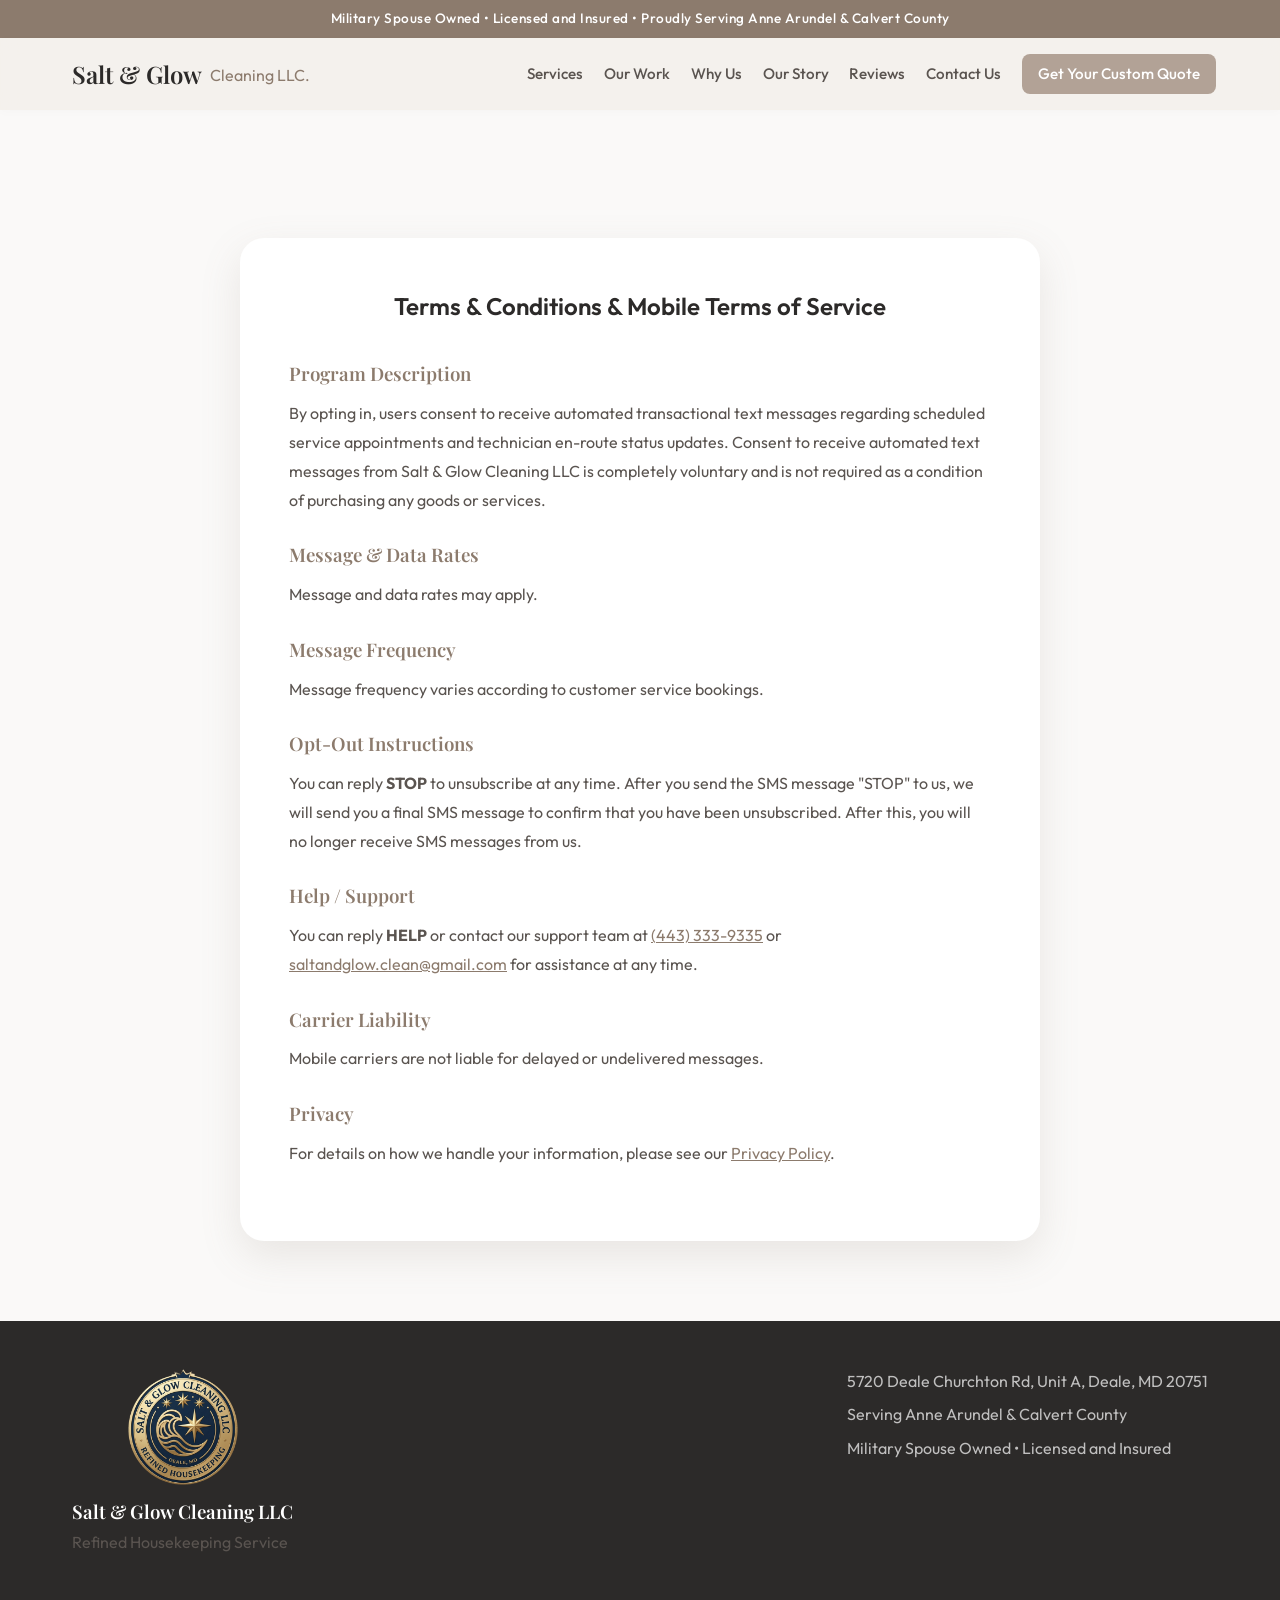
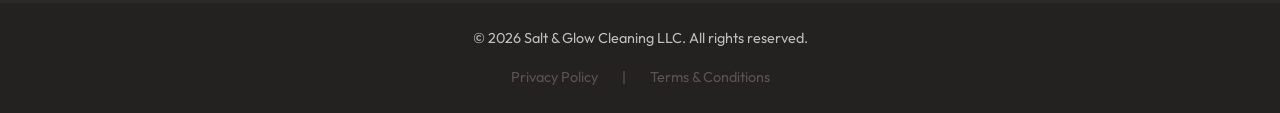
<file: terms-and-conditions.html>
<!DOCTYPE html>
<html lang="en">

<head>
    <meta charset="UTF-8">
    <meta name="viewport" content="width=device-width, initial-scale=1.0">
    <title>Terms & Conditions | Salt & Glow Cleaning LLC</title>
    <meta name="description"
        content="Terms and Conditions and Mobile Terms of Service for Salt & Glow Cleaning LLC.">
    <!-- Google Fonts -->
    <link rel="preconnect" href="https://fonts.googleapis.com">
    <link rel="preconnect" href="https://fonts.gstatic.com" crossorigin>
    <link
        href="https://fonts.googleapis.com/css2?family=Outfit:wght@300;400;500;600;700&family=Playfair+Display:ital,wght@0,400;0,600;1,400&display=swap"
        rel="stylesheet">
    <!-- Icons -->
    <link rel="stylesheet" href="https://cdnjs.cloudflare.com/ajax/libs/font-awesome/6.4.0/css/all.min.css">
    <link rel="stylesheet" href="styles.css?v=14">

    <!-- Google tag (gtag.js) -->
    <script async src="https://www.googletagmanager.com/gtag/js?id=AW-17995195801"></script>
    <script>
      window.dataLayer = window.dataLayer || [];
      function gtag(){dataLayer.push(arguments);}
      gtag('js', new Date());

      gtag('config', 'AW-17995195801');
    </script>
</head>

<body>

    <!-- Top Banner -->
    <div class="top-banner">
        <p>Military Spouse Owned • Licensed and Insured • Proudly Serving Anne Arundel & Calvert County</p>
    </div>

    <!-- Navigation -->
    <nav class="navbar">
        <div class="nav-container">
            <a href="index.html" class="logo">
                <span class="logo-icon"><i class="fa-solid fa-sparkles"></i></span>
                Salt & Glow <span>Cleaning LLC.</span>
            </a>
            <div class="nav-links">
                <a href="index.html#services">Services</a>
                <a href="index.html#our-work">Our Work</a>
                <a href="index.html#about">Why Us</a>
                <a href="index.html#about-us">Our Story</a>
                <a href="index.html#reviews">Reviews</a>
                <a href="index.html#contact">Contact Us</a>
                <div class="menu-contact">
                    <a href="tel:+14433339335" class="menu-contact-btn"><i class="fa-solid fa-phone" aria-hidden="true"></i>Call (443) 333-9335</a>
                    <a href="mailto:saltandglow.clean@gmail.com" class="menu-contact-btn"><i class="fa-solid fa-envelope" aria-hidden="true"></i>Email Us</a>
                </div>
                <a href="https://saltandglow.app/quote" target="_blank" rel="noopener noreferrer" class="nav-btn">Get Your Custom Quote</a>
            </div>
            <!-- Mobile Menu Toggle -->
            <button class="mobile-menu-btn" aria-label="Open menu" aria-expanded="false">
            <i class="fa-solid fa-bars" aria-hidden="true"></i><span class="menu-label">Menu</span>
        </button>
        </div>
    </nav>

    <!-- Page Content -->
    <section class="py-section bg-light" style="padding-top: 8rem; min-height: 80vh;">
        <div class="container">
            <div class="glass-panel" style="padding: 3rem; max-width: 800px; margin-inline: auto;">
                <h1 style="text-align: center; margin-bottom: 2rem; font-family: var(--ff-primary);">Terms & Conditions & Mobile Terms of Service</h1>
                
                <div style="line-height: 1.8; color: var(--clr-text-dark);">
                    <h3 style="margin-bottom: 0.5rem; color: var(--clr-taupe-dark);">Program Description</h3>
                    <p style="margin-bottom: 1.5rem;">By opting in, users consent to receive automated transactional text messages regarding scheduled service appointments and technician en-route status updates. Consent to receive automated text messages from Salt & Glow Cleaning LLC is completely voluntary and is not required as a condition of purchasing any goods or services.</p>
                    
                    <h3 style="margin-bottom: 0.5rem; color: var(--clr-taupe-dark);">Message & Data Rates</h3>
                    <p style="margin-bottom: 1.5rem;">Message and data rates may apply.</p>
                    
                    <h3 style="margin-bottom: 0.5rem; color: var(--clr-taupe-dark);">Message Frequency</h3>
                    <p style="margin-bottom: 1.5rem;">Message frequency varies according to customer service bookings.</p>
                    
                    <h3 style="margin-bottom: 0.5rem; color: var(--clr-taupe-dark);">Opt-Out Instructions</h3>
                    <p style="margin-bottom: 1.5rem;">You can reply <strong>STOP</strong> to unsubscribe at any time. After you send the SMS message "STOP" to us, we will send you a final SMS message to confirm that you have been unsubscribed. After this, you will no longer receive SMS messages from us.</p>
                    
                    <h3 style="margin-bottom: 0.5rem; color: var(--clr-taupe-dark);">Help / Support</h3>
                    <p style="margin-bottom: 1.5rem;">You can reply <strong>HELP</strong> or contact our support team at <a href="tel:443-333-9335" style="color: var(--clr-taupe-dark); text-decoration: underline;">(443) 333-9335</a> or <a href="mailto:saltandglow.clean@gmail.com" style="color: var(--clr-taupe-dark); text-decoration: underline;">saltandglow.clean@gmail.com</a> for assistance at any time.</p>

                    <h3 style="margin-bottom: 0.5rem; color: var(--clr-taupe-dark);">Carrier Liability</h3>
                    <p style="margin-bottom: 1.5rem;">Mobile carriers are not liable for delayed or undelivered messages.</p>

                    <h3 style="margin-bottom: 0.5rem; color: var(--clr-taupe-dark);">Privacy</h3>
                    <p style="margin-bottom: 1.5rem;">For details on how we handle your information, please see our <a href="privacy-policy.html" style="color: var(--clr-taupe-dark); text-decoration: underline;">Privacy Policy</a>.</p>
                </div>
            </div>
        </div>
    </section>

    <!-- Footer -->
    <footer>
        <div class="container footer-content">
            <div class="footer-brand">
                <img src="images/sg-seal.png" alt="Salt & Glow Cleaning LLC seal, Deale, MD" class="sg-seal"
                    onerror="this.outerHTML='<span class=&quot;logo-icon&quot;><i class=&quot;fa-solid fa-sparkles&quot;></i></span>'">
                <h3>Salt & Glow Cleaning LLC</h3>
                <p>Refined Housekeeping Service</p>
            </div>
            <div class="footer-links">
                <p>5720 Deale Churchton Rd, Unit A, Deale, MD 20751</p>
                <p>Serving Anne Arundel & Calvert County</p>
                <p>Military Spouse Owned • Licensed and Insured</p>
            </div>
        </div>
        <div class="footer-bottom">
            <p>&copy; <span class="sg-year">2026</span> Salt & Glow Cleaning LLC. All rights reserved.</p>
            <div style="margin-top: 1rem; display: flex; justify-content: center; gap: 1.5rem;">
                <a href="privacy-policy.html" style="color: var(--clr-text-muted); text-decoration: none; font-size: 0.9rem;">Privacy Policy</a>
                <span style="color: var(--clr-text-muted); font-size: 0.9rem;">|</span>
                <a href="terms-and-conditions.html" style="color: var(--clr-text-muted); text-decoration: none; font-size: 0.9rem;">Terms & Conditions</a>
            </div>
        </div>
    </footer>

    <script src="script.js?v=5"></script>
</body>

</html>
</file>
<file: styles.css>
/* --- Variables & Core Setup --- */
:root {
    /* Color Palette - Soft, Warm "Refined Housekeeping" */
    --clr-taupe: #B2A296;
    /* Primary brand color based on the screenshot */
    --clr-taupe-light: #D5C9C1;
    --clr-taupe-dark: #8C7B6D;

    --clr-cream-base: #F4F1ED;
    /* Very light background from screenshot */
    --clr-cream-card: #FAF9F8;
    /* Brighter white for cards to pop */

    --clr-gold: #D4AF37;
    /* Elegant gold accents */
    --clr-gold-light: #F1E5C1;

    --clr-text-dark: #2C2A29;
    --clr-text-muted: #5A5450;
    --clr-border: #E5DFDA;
    --clr-white: #FFFFFF;

    /* Typography */
    --font-heading: 'Playfair Display', serif;
    --font-body: 'Outfit', sans-serif;

    /* Spacing & Utilities */
    --transition: all 0.3s ease-in-out;
    --radius-sm: 8px;
    --radius-md: 16px;
    --radius-lg: 24px;
    --shadow-soft: 0 10px 30px rgba(135, 120, 108, 0.08);
    --shadow-hover: 0 15px 40px rgba(135, 120, 108, 0.15);
}

* {
    margin: 0;
    padding: 0;
    box-sizing: border-box;
}

html {
    scroll-behavior: smooth;
}

body {
    font-family: var(--font-body);
    background-color: var(--clr-cream-base);
    color: var(--clr-text-dark);
    line-height: 1.6;
    overflow-x: hidden;
}

h1,
h2,
h3,
h4,
h5 {
    font-family: var(--font-heading);
    font-weight: 600;
    color: var(--clr-text-dark);
    margin-bottom: 0.5rem;
}

p {
    color: var(--clr-text-muted);
}

a {
    text-decoration: none;
    color: inherit;
    transition: var(--transition);
}

/* --- Utility Classes --- */
.container {
    max-width: 1200px;
    margin: 0 auto;
    padding: 0 2rem;
}

.py-section {
    padding: 5rem 0;
}

.bg-light {
    background-color: var(--clr-cream-card);
}

.divider {
    height: 2px;
    width: 60px;
    background-color: var(--clr-taupe);
    margin: 1rem auto 2rem;
}

.divider.align-left {
    margin: 1rem 0 2rem 0;
}

.section-header {
    text-align: center;
    margin-bottom: 4rem;
}

.section-header h2 {
    font-size: 2.5rem;
}

/* Buttons */
.btn {
    display: inline-flex;
    align-items: center;
    justify-content: center;
    gap: 0.5rem;
    padding: 0.75rem 1.5rem;
    border-radius: var(--radius-sm);
    font-weight: 600;
    font-size: 1rem;
    cursor: pointer;
    transition: var(--transition);
    border: 2px solid transparent;
}

.btn-primary {
    background-color: var(--clr-taupe);
    color: var(--clr-white);
}

.btn-primary:hover {
    background-color: var(--clr-taupe-dark);
    transform: translateY(-2px);
    box-shadow: var(--shadow-soft);
}

.btn-outline {
    background-color: transparent;
    border-color: var(--clr-taupe);
    color: var(--clr-taupe-dark);
}

.btn-outline:hover {
    background-color: var(--clr-taupe);
    color: var(--clr-white);
}

.btn-block {
    display: flex;
    width: 100%;
    padding: 1rem;
    font-size: 1.1rem;
    margin-top: 1.5rem;
}

/* --- Top Banner --- */
.top-banner {
    background-color: var(--clr-taupe-dark);
    color: var(--clr-white);
    text-align: center;
    padding: 0.5rem 1rem;
    font-size: 0.85rem;
    letter-spacing: 0.5px;
    font-weight: 500;
}

.top-banner p {
    color: var(--clr-white);
    margin: 0;
}

/* --- Navigation --- */
.navbar {
    background-color: var(--clr-cream-base);
    padding: 1rem 0;
    position: sticky;
    top: 0;
    z-index: 100;
    box-shadow: 0 2px 10px rgba(0, 0, 0, 0.02);
    -webkit-backdrop-filter: blur(10px);
    backdrop-filter: blur(10px);
    background-color: rgba(244, 241, 237, 0.9);
}

.nav-container {
    max-width: 1200px;
    margin: 0 auto;
    padding: 0 2rem;
    display: flex;
    justify-content: space-between;
    align-items: center;
}

.logo {
    display: flex;
    align-items: center;
    gap: 0.5rem;
    font-family: var(--font-heading);
    font-size: 1.5rem;
    font-weight: 600;
}

.logo span {
    font-weight: 400;
    color: var(--clr-taupe-dark);
    font-family: var(--font-body);
    font-size: 1rem;
    margin-top: 0.2rem;
}

.logo-icon {
    color: var(--clr-gold);
}

.nav-links {
    display: flex;
    align-items: center;
    gap: 2rem;
}

.nav-links a {
    font-weight: 500;
    color: var(--clr-text-muted);
}

.nav-links a:hover {
    color: var(--clr-taupe-dark);
}

.nav-btn {
    background-color: var(--clr-taupe);
    color: var(--clr-white) !important;
    padding: 0.5rem 1rem;
    border-radius: var(--radius-sm);
    font-size: 0.9rem;
}

.nav-btn:hover {
    background-color: var(--clr-taupe-dark);
}

.mobile-menu-btn {
    display: none;
    background: none;
    border: none;
    font-size: 1.5rem;
    color: var(--clr-text-dark);
    cursor: pointer;
}

/* --- Hero Section --- */
.hero {
    padding: 6rem 2rem;
    text-align: center;
    background: linear-gradient(135deg, var(--clr-cream-base) 0%, var(--clr-taupe-light) 100%);
    position: relative;
    overflow: hidden;
}

.hero::after {
    content: "✨";
    position: absolute;
    top: 20%;
    left: 15%;
    font-size: 2rem;
    opacity: 0.3;
    animation: float 6s ease-in-out infinite;
}

.hero::before {
    content: "✨";
    position: absolute;
    bottom: 20%;
    right: 15%;
    font-size: 3rem;
    opacity: 0.2;
    animation: float 8s ease-in-out infinite reverse;
}

@keyframes float {
    0% {
        transform: translateY(0px) rotate(0deg);
    }

    50% {
        transform: translateY(-20px) rotate(10deg);
    }

    100% {
        transform: translateY(0px) rotate(0deg);
    }
}

.hero-content {
    max-width: 800px;
    margin: 0 auto;
    position: relative;
    z-index: 2;
}

.subtitle {
    display: block;
    font-family: var(--font-body);
    text-transform: uppercase;
    letter-spacing: 2px;
    color: var(--clr-taupe-dark);
    font-size: 0.9rem;
    font-weight: 600;
    margin-bottom: 1rem;
}

.hero h1 {
    font-size: 4rem;
    line-height: 1.1;
    margin-bottom: 1.5rem;
    color: var(--clr-text-dark);
}

.hero p {
    font-size: 1.25rem;
    margin-bottom: 2.5rem;
    max-width: 600px;
    margin-inline: auto;
}

.hero-actions {
    display: flex;
    gap: 1rem;
    justify-content: center;
}

/* --- Services Section --- */
.services-grid {
    display: grid;
    grid-template-columns: repeat(auto-fit, minmax(280px, 1fr));
    gap: 2rem;
}

.service-card {
    background-color: var(--clr-white);
    padding: 2.5rem 2rem;
    border-radius: var(--radius-md);
    box-shadow: var(--shadow-soft);
    text-align: center;
    transition: var(--transition);
    border: 1px solid var(--clr-border);
    display: block;
    color: var(--clr-text-dark);
    text-decoration: none;
}

.service-card:hover {
    transform: translateY(-5px);
    box-shadow: var(--shadow-hover);
    border-color: var(--clr-taupe-light);
}

.service-icon {
    width: 60px;
    height: 60px;
    margin: 0 auto 1.5rem;
    background-color: var(--clr-cream-base);
    color: var(--clr-taupe-dark);
    border-radius: 50%;
    display: flex;
    align-items: center;
    justify-content: center;
    font-size: 1.5rem;
    transition: var(--transition);
}

.service-card:hover .service-icon {
    background-color: var(--clr-taupe);
    color: var(--clr-white);
}

/* --- Before & After Section --- */
.portfolio-grid {
    display: grid;
    grid-template-columns: repeat(auto-fit, minmax(350px, 1fr));
    gap: 2rem;
}

.portfolio-card {
    background: var(--clr-white);
    border-radius: var(--radius-lg);
    padding: 1rem;
    box-shadow: var(--shadow-soft);
    border: 1px solid var(--clr-border);
    transition: var(--transition);
}

.portfolio-card:hover {
    transform: translateY(-5px);
    box-shadow: var(--shadow-hover);
}

.img-wrapper {
    overflow: hidden;
    border-radius: var(--radius-md);
}

.img-wrapper img {
    width: 100%;
    height: auto;
    display: block;
    border-radius: var(--radius-md);
}

/* --- Booking & Why Us Layout --- */
.split-layout {
    display: grid;
    grid-template-columns: 1fr 1fr;
    gap: 4rem;
    align-items: flex-start;
}

/* Forms & Inputs */
.glass-panel {
    background: var(--clr-white);
    padding: 3rem;
    border-radius: var(--radius-lg);
    box-shadow: var(--shadow-hover);
    border: 1px solid rgba(255, 255, 255, 0.4);
}

.glass-panel h2 {
    font-size: 2rem;
    margin-bottom: 0.5rem;
}

.form-desc {
    margin-bottom: 2rem;
}

.form-group {
    margin-bottom: 1.5rem;
}

.form-group label {
    display: block;
    margin-bottom: 0.5rem;
    font-weight: 500;
    font-size: 0.95rem;
}

.form-group.row {
    display: grid;
    grid-template-columns: 1fr 1fr;
    gap: 1rem;
}

input,
select,
textarea {
    width: 100%;
    padding: 0.8rem 1rem;
    border: 1px solid var(--clr-border);
    border-radius: var(--radius-sm);
    font-family: var(--font-body);
    background-color: var(--clr-cream-card);
    transition: var(--transition);
    color: var(--clr-text-dark);
}

input:focus,
select:focus,
textarea:focus {
    outline: none;
    border-color: var(--clr-taupe);
    background-color: var(--clr-white);
    box-shadow: 0 0 0 3px rgba(178, 162, 150, 0.2);
}

textarea {
    resize: vertical;
    min-height: 100px;
}

.form-notice {
    font-size: 0.8rem;
    text-align: center;
    margin-top: 1rem;
    color: var(--clr-text-muted);
}

.checkbox-group {
    margin-bottom: 1.5rem;
}

.checkbox-label {
    display: flex;
    align-items: center;
    gap: 0.75rem;
    font-size: 0.95rem;
    color: var(--clr-text-dark);
    cursor: pointer;
    font-weight: 500;
}

.checkbox-label input[type="checkbox"] {
    width: auto;
    accent-color: var(--clr-taupe);
    transform: scale(1.2);
    cursor: pointer;
}

/* Estimate Display */
.estimate-display {
    background-color: var(--clr-cream-base);
    border-left: 4px solid var(--clr-taupe);
    padding: 1rem;
    margin: 1.5rem 0;
    border-radius: 0 var(--radius-sm) var(--radius-sm) 0;
    display: flex;
    flex-wrap: wrap;
    align-items: center;
    justify-content: space-between;
}

.estimate-label {
    font-weight: 600;
    color: var(--clr-taupe-dark);
}

.estimate-value {
    font-family: var(--font-heading);
    font-size: 1.5rem;
    font-weight: 600;
    color: var(--clr-text-dark);
}

.estimate-display small {
    width: 100%;
    display: block;
    margin-top: 0.5rem;
    color: var(--clr-text-muted);
}

/* Feature List (Why Us) */
.why-us-container h2 {
    font-size: 2.5rem;
}

.feature-list {
    display: flex;
    flex-direction: column;
    gap: 2rem;
    margin-bottom: 3rem;
}

.feature-item {
    display: flex;
    gap: 1.5rem;
    align-items: flex-start;
}

.feature-item i {
    font-size: 1.5rem;
    color: var(--clr-taupe-dark);
    background-color: var(--clr-taupe-light);
    width: 50px;
    height: 50px;
    display: flex;
    align-items: center;
    justify-content: center;
    border-radius: 50%;
    flex-shrink: 0;
}

.feature-item h4 {
    font-size: 1.2rem;
    margin-bottom: 0.25rem;
}

/* Contact Cards */
.contact-card {
    background-color: var(--clr-taupe);
    color: var(--clr-white);
    padding: 2rem;
    border-radius: var(--radius-md);
}

.contact-card h3 {
    color: var(--clr-white);
    margin-bottom: 1.5rem;
}

.contact-info {
    display: flex;
    flex-direction: column;
    gap: 1rem;
}

.contact-link {
    display: flex;
    align-items: center;
    gap: 1rem;
    padding: 0.5rem;
    border-radius: var(--radius-sm);
    transition: var(--transition);
}

.contact-link:hover {
    background-color: rgba(255, 255, 255, 0.1);
}

.icon-circle {
    width: 40px;
    height: 40px;
    background-color: var(--clr-white);
    color: var(--clr-taupe-dark);
    border-radius: 50%;
    display: flex;
    align-items: center;
    justify-content: center;
    font-size: 1.1rem;
}

.contact-link .label {
    display: block;
    font-size: 0.85rem;
    opacity: 0.8;
}

.contact-link .value {
    display: block;
    font-weight: 600;
    font-size: 1.1rem;
}

/* --- About Us Section --- */
.about-section {
    background-color: var(--clr-white);
}

.about-container {
    display: grid;
    grid-template-columns: 1fr 1fr;
    gap: 4rem;
    align-items: center;
}

.about-image {
    width: 100%;
    border-radius: var(--radius-lg);
    box-shadow: var(--shadow-hover);
    object-fit: cover;
}

.about-content h3 {
    font-size: 1.8rem;
    color: var(--clr-taupe-dark);
    margin-bottom: 1.5rem;
}

.about-content p {
    margin-bottom: 1.25rem;
    font-size: 1.05rem;
}

/* --- Footer --- */
footer {
    background-color: var(--clr-text-dark);
    color: var(--clr-white);
    padding: 3rem 0 0;
}

.footer-content {
    display: flex;
    justify-content: space-between;
    align-items: flex-start;
    flex-wrap: wrap;
    gap: 2rem;
    padding-bottom: 3rem;
}

.footer-brand {
    max-width: 300px;
}

.footer-brand h3 {
    color: var(--clr-white);
    margin-bottom: 0.2rem;
}

.footer-brand .logo-icon {
    font-size: 1.5rem;
    margin-bottom: 1rem;
    display: inline-block;
}

.footer-links p {
    color: rgba(255, 255, 255, 0.7);
    margin-bottom: 0.5rem;
}

.footer-bottom {
    background-color: rgba(0, 0, 0, 0.2);
    text-align: center;
    padding: 1.5rem;
}

.footer-bottom p {
    color: rgba(255, 255, 255, 0.7);
    font-size: 0.9rem;
    margin: 0;
}

/* --- Client Feedback Section --- */
.reviews-container {
    display: grid;
    grid-template-columns: 1fr 1fr;
    gap: 4rem;
    align-items: flex-start;
}

.rating-overview {
    text-align: center;
    margin-bottom: 2rem;
}

.average-rating {
    font-family: var(--font-heading);
    font-size: 4rem;
    font-weight: 700;
    color: var(--clr-text-dark);
    line-height: 1;
}

.rating-stars {
    color: var(--clr-gold);
    font-size: 1.5rem;
    margin: 0.5rem 0;
}

/* Interactive Stars */
.interactive-stars {
    display: flex;
    gap: 0.5rem;
    font-size: 1.8rem;
    color: var(--clr-border);
    cursor: pointer;
    margin-bottom: 1rem;
}

.interactive-stars i {
    transition: color 0.2s ease;
}

.interactive-stars i.active,
.interactive-stars i.hover {
    color: var(--clr-gold);
}

.review-success-msg {
    text-align: center;
    margin-top: 1.5rem;
    padding: 1rem;
    background-color: #E8F5E9;
    color: #2E7D32;
    border-radius: var(--radius-sm);
    display: flex;
    align-items: center;
    justify-content: center;
    gap: 0.5rem;
}

.review-success-msg.hidden {
    display: none;
}

/* Review Showcase */
.reviews-showcase {
    display: flex;
    flex-direction: column;
    gap: 2rem;
}

.review-card {
    background-color: var(--clr-white);
    padding: 2rem;
    border-radius: var(--radius-md);
    box-shadow: var(--shadow-soft);
    border: 1px solid var(--clr-border);
}

.review-header {
    display: flex;
    align-items: center;
    gap: 1rem;
    margin-bottom: 1rem;
}

.reviewer-avatar {
    width: 50px;
    height: 50px;
    background-color: var(--clr-taupe-light);
    color: var(--clr-taupe-dark);
    display: flex;
    align-items: center;
    justify-content: center;
    font-size: 1.5rem;
    font-weight: 600;
    border-radius: 50%;
}

.reviewer-info {
    flex-grow: 1;
    display: flex;
    flex-direction: column;
}

.reviewer-info strong {
    font-size: 1.1rem;
    color: var(--clr-text-dark);
}

.reviewer-info span {
    font-size: 0.85rem;
    color: var(--clr-text-muted);
}

.review-date {
    font-size: 0.85rem;
    color: var(--clr-text-muted);
}

.review-stars {
    color: var(--clr-gold);
    font-size: 1rem;
    margin-bottom: 1rem;
}

.review-card p {
    font-style: italic;
    color: var(--clr-text-dark);
}

/* --- Service Breakdown Tables --- */
.table-container {
    padding: 3rem 2rem;
    overflow-x: auto;
}

.service-table {
    width: 100%;
    border-collapse: collapse;
    margin-top: 1rem;
    background: var(--clr-white);
    box-shadow: 0 4px 6px rgba(0,0,0,0.05);
    border-radius: var(--radius-md);
    overflow: hidden;
}

.service-table th {
    background-color: var(--clr-taupe);
    color: var(--clr-white);
    padding: 1.5rem 1rem;
    text-align: left;
    font-family: var(--font-heading);
    font-size: 1.2rem;
    letter-spacing: 0.5px;
}

.service-table td {
    padding: 1.5rem 1rem;
    border-bottom: 1px solid var(--clr-taupe-light);
    color: var(--clr-text-dark);
    line-height: 1.6;
}

.service-table tbody tr:last-child td {
    border-bottom: none;
}

.area-col {
    font-weight: 600;
    font-family: var(--font-heading);
    color: var(--clr-text-dark);
    font-size: 1.1rem;
    background-color: var(--clr-cream-base);
}

.service-table tbody tr:hover td {
    background-color: var(--clr-cream-base);
}

.deep-clean-table td.check {
    font-weight: bold;
    color: var(--clr-gold);
    font-size: 1.2rem;
    text-align: center;
}

/* --- Salt & Glow Difference Pillars --- */
.difference-grid {
    display: grid;
    grid-template-columns: repeat(auto-fit, minmax(250px, 1fr));
    gap: 2rem;
    margin-top: 3rem;
}

.pillar-card {
    background-color: var(--clr-white);
    padding: 2rem;
    border-radius: var(--radius-md);
    box-shadow: var(--shadow-sm);
    transition: var(--transition);
    border-top: 4px solid var(--clr-gold);
}

.pillar-card:hover {
    transform: translateY(-5px);
    box-shadow: var(--shadow-md);
}

.pillar-number {
    font-family: var(--font-heading);
    font-size: 1.5rem;
    color: var(--clr-gold);
    margin-bottom: 1rem;
    font-weight: 700;
}

.pillar-card h3 {
    font-size: 1.3rem;
    margin-bottom: 1rem;
    color: var(--clr-text-dark);
}

.pillar-card p {
    color: var(--clr-text-muted);
    line-height: 1.6;
    font-size: 0.95rem;
}

/* --- Responsive Media Queries --- */
@media (max-width: 992px) {
    .split-layout {
        grid-template-columns: 1fr;
    }

    .why-us-container {
        order: -1;
    }
}

@media (max-width: 768px) {
    .nav-links {
        display: none;
    }

    .mobile-menu-btn {
        display: block;
    }

    .hero h1 {
        font-size: 2.8rem;
    }

    .hero-actions {
        flex-direction: column;
    }

    .form-group.row {
        grid-template-columns: 1fr;
    }

    .glass-panel {
        padding: 2rem 1.5rem;
    }
}
/* --- Footer seal (all pages) --- */
footer .sg-seal { width: 110px; height: auto; display: block; margin: 0 auto 12px; }

/* --- Mobile layout fixes --- */
.split-layout > *,
.about-container > *,
.reviews-container > * { min-width: 0; }

.contact-link .value { overflow-wrap: anywhere; }
.icon-circle { flex-shrink: 0; }

@media (max-width: 768px) {
    .container { padding: 0 1.25rem; }

    .split-layout { grid-template-columns: minmax(0, 1fr); }

    .quote-container.glass-panel { padding: 2rem 1.25rem !important; min-height: 0 !important; }

    .why-us-container h2 { font-size: 2rem; }

    .about-container,
    .reviews-container {
        grid-template-columns: minmax(0, 1fr);
        gap: 2rem;
    }

    .about-image {
        max-width: 420px;
        margin: 0 auto;
    }

    .contact-card { padding: 1.5rem 1.25rem; }
    .contact-link .value { font-size: 1rem; }
}

/* --- Our Work (photos) --- */
.work-section { background-color: var(--clr-white); }
.work-section .section-header p { color: var(--clr-text-muted); max-width: 560px; margin: 1rem auto 0; }
.work-grid {
    display: grid;
    grid-template-columns: repeat(2, minmax(0, 1fr));
    gap: 2rem;
    max-width: 900px;
    margin: 0 auto;
}
.work-card {
    margin: 0;
    background: var(--clr-white);
    border: 1px solid var(--clr-border);
    border-radius: var(--radius-lg);
    overflow: hidden;
    box-shadow: var(--shadow-soft);
}
.work-card img {
    display: block;
    width: 100%;
    height: auto;
    aspect-ratio: 4 / 5;
    object-fit: cover;
}
.work-card figcaption { padding: 1.25rem 1.5rem 1.5rem; }
.work-card h3 { font-size: 1.25rem; margin-bottom: 0.4rem; }
.work-card p { color: var(--clr-text-muted); font-size: 0.95rem; line-height: 1.6; margin: 0; }
@media (max-width: 768px) {
    .work-grid { grid-template-columns: minmax(0, 1fr); gap: 1.5rem; }
}

/* --- Before & After gallery --- */
.ba-heading { text-align: center; font-size: 1.8rem; margin: 4rem 0 2rem; }
.ba-grid {
    display: grid;
    grid-template-columns: repeat(2, minmax(0, 1fr));
    gap: 2rem;
    max-width: 1000px;
    margin: 0 auto;
}
.ba-card {
    margin: 0;
    background: var(--clr-white);
    border: 1px solid var(--clr-border);
    border-radius: var(--radius-lg);
    overflow: hidden;
    box-shadow: var(--shadow-soft);
}
.ba-pair { display: grid; grid-template-columns: 1fr 1fr; gap: 2px; background: var(--clr-border); }
.ba-img { position: relative; }
.ba-img img { display: block; width: 100%; height: auto; aspect-ratio: 1 / 1; object-fit: cover; }
.ba-tag {
    position: absolute; left: 8px; top: 8px;
    background: rgba(28, 38, 52, 0.85); color: #fff;
    font-size: 0.72rem; font-weight: 600; letter-spacing: 0.08em; text-transform: uppercase;
    padding: 0.25rem 0.55rem; border-radius: 999px;
}
.ba-tag.ba-after { background: rgba(184, 150, 90, 0.95); color: #1c2634; }
.ba-card figcaption { padding: 1.1rem 1.4rem 1.4rem; }
.ba-card h3 { font-size: 1.15rem; margin-bottom: 0.35rem; }
.ba-card p { color: var(--clr-text-muted); font-size: 0.93rem; line-height: 1.6; margin: 0; }
@media (max-width: 768px) {
    .ba-grid { grid-template-columns: minmax(0, 1fr); gap: 1.5rem; }
    .ba-heading { margin-top: 3rem; font-size: 1.6rem; }
}

/* --- Our Story photos --- */
.about-photos { position: relative; padding-bottom: 16%; padding-left: 10%; }
.about-photos .about-main { display: block; width: 100%; height: auto; aspect-ratio: 1 / 1; object-fit: cover; }
.about-photos .about-inset {
    position: absolute; left: 0; bottom: 0;
    width: 36%; height: auto; aspect-ratio: 4 / 5; object-fit: cover;
    border: 5px solid var(--clr-white);
}
@media (max-width: 768px) {
    .about-photos { max-width: 420px; margin: 0 auto; }
    .about-image { max-width: none; }
}

/* Featured before/after */
.ba-featured { max-width: 760px; margin: 0 auto 2rem; }
.ba-featured .ba-img img { aspect-ratio: 3 / 4; }
@media (max-width: 768px) { .ba-featured { margin-bottom: 1.5rem; } }

/* --- Mobile header: centered logo + labeled Menu button --- */
@media (max-width: 1180px) {
    .navbar { padding: 0.75rem 0 0.85rem; }
    .navbar, .nav-container { display: flex; flex-direction: column; align-items: center; }
    .nav-container { padding: 0 1rem; gap: 0; }
    .logo { justify-content: center; }
    .mobile-menu-btn {
        display: inline-flex;
        align-items: center;
        gap: 0.5rem;
        margin: 0.6rem auto 0;
        padding: 0.45rem 1.15rem;
        border: 1.5px solid var(--clr-taupe);
        border-radius: 999px;
        background: var(--clr-white);
        color: var(--clr-text-dark);
        font-family: var(--font-body);
        font-size: 0.95rem;
        font-weight: 600;
        letter-spacing: 0.05em;
    }
    .mobile-menu-btn i { font-size: 0.95rem; color: var(--clr-taupe-dark); }
    .nav-links { display: none; }
    .nav-links.is-open {
        display: flex;
        flex-direction: column;
        align-items: center;
        text-align: center;
        position: absolute;
        top: 100%;
        left: 0;
        right: 0;
        padding: 1rem 1rem 1.25rem;
        gap: 1rem;
        background-color: var(--clr-cream-base);
        box-shadow: 0 8px 16px rgba(0, 0, 0, 0.08);
    }
}

/* --- Call / Email buttons inside the phone menu --- */
.menu-contact { display: none; }
@media (max-width: 1180px) {
    .nav-links.is-open .menu-contact {
        display: flex;
        flex-direction: column;
        gap: 0.6rem;
        width: 100%;
        max-width: 320px;
        padding-top: 0.75rem;
        border-top: 1px solid var(--clr-border);
    }
    .nav-links .menu-contact-btn {
        display: flex;
        align-items: center;
        justify-content: center;
        gap: 0.6rem;
        padding: 0.75rem 1rem;
        border-radius: 999px;
        border: 1.5px solid var(--clr-taupe);
        background: var(--clr-white);
        color: var(--clr-text-dark);
        font-weight: 600;
        text-decoration: none;
    }
    .nav-links .menu-contact-btn i { color: var(--clr-taupe-dark); }
}


@media (max-width: 1180px) {
    .nav-links a { white-space: nowrap; }
}

/* Desktop menu: keep every item on one line */
.logo, .nav-links a { white-space: nowrap; }
@media (min-width: 1181px) and (max-width: 1500px) {
    .nav-container { padding: 0 1.5rem; }
    .nav-links { gap: 1.3rem; }
    .nav-links a { font-size: 0.95rem; }
}
@media (min-width: 1181px) { .nav-container { gap: 2rem; } }
</file>
